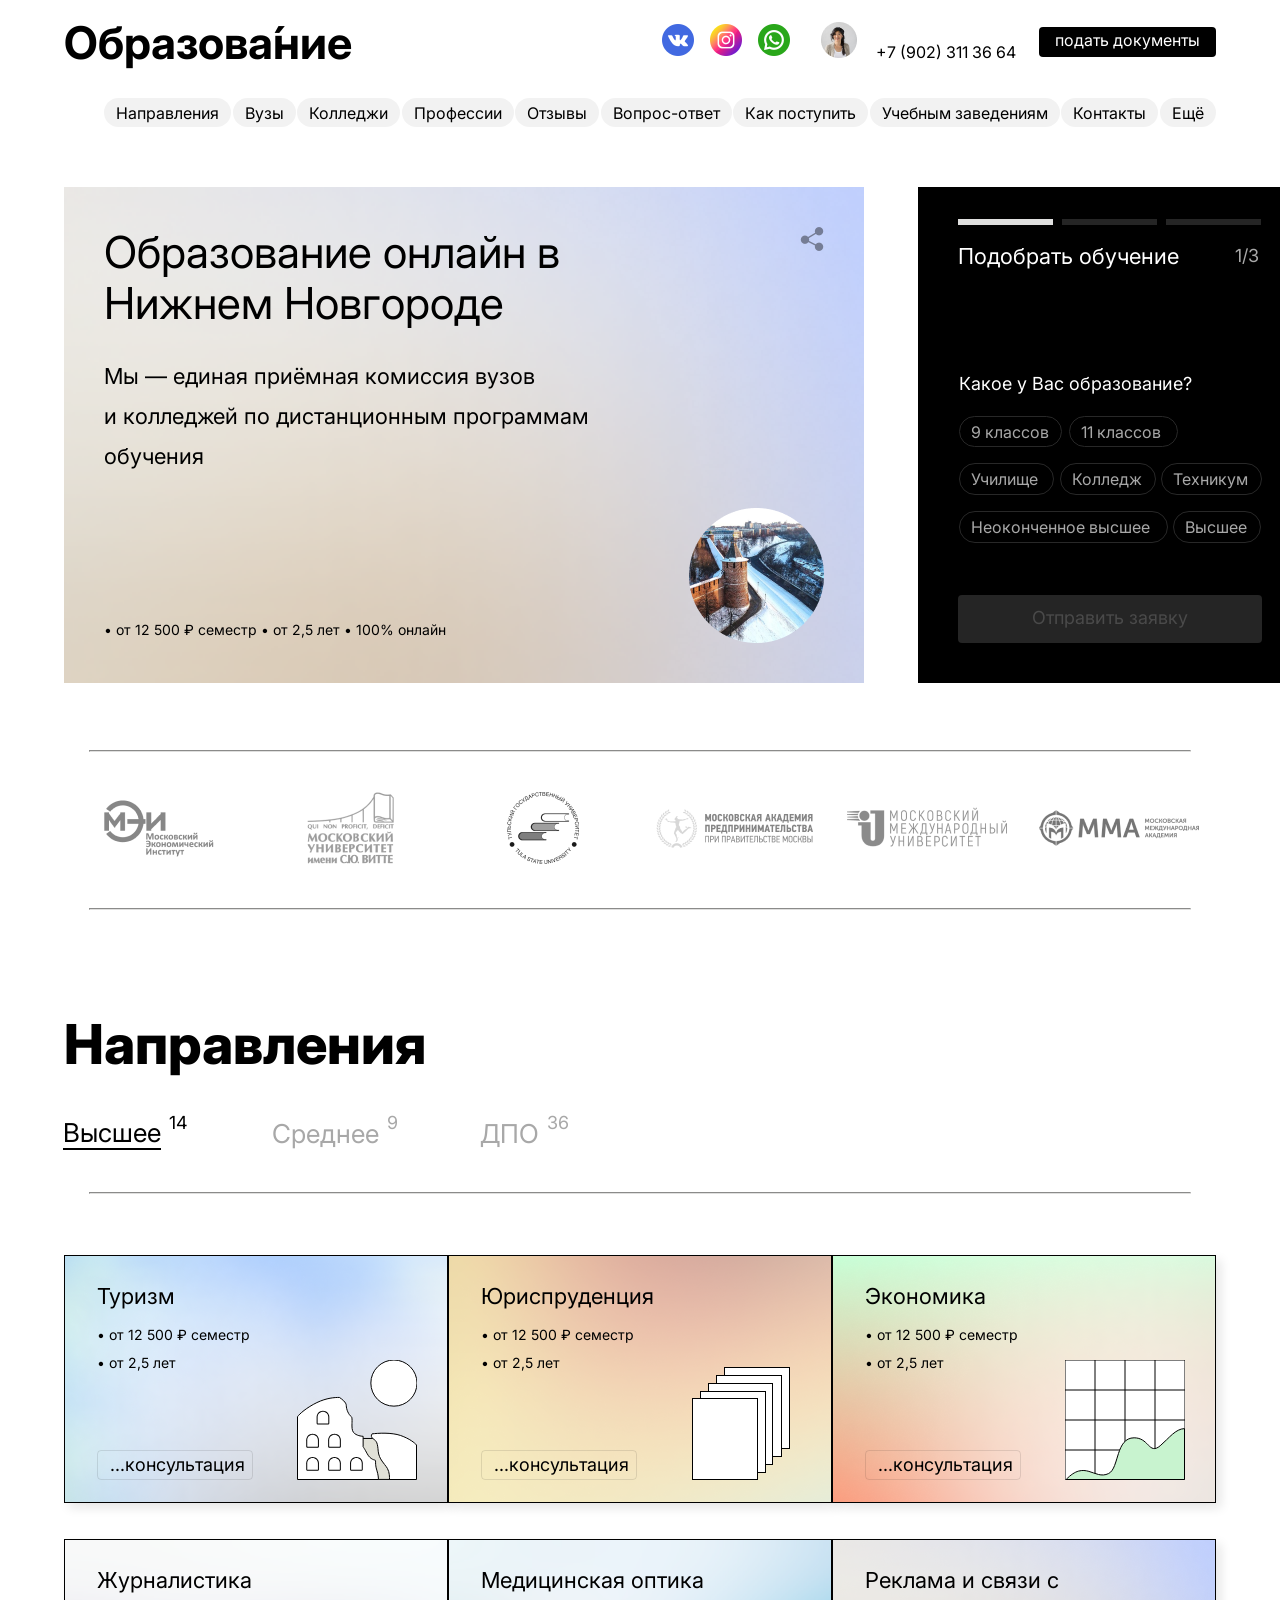
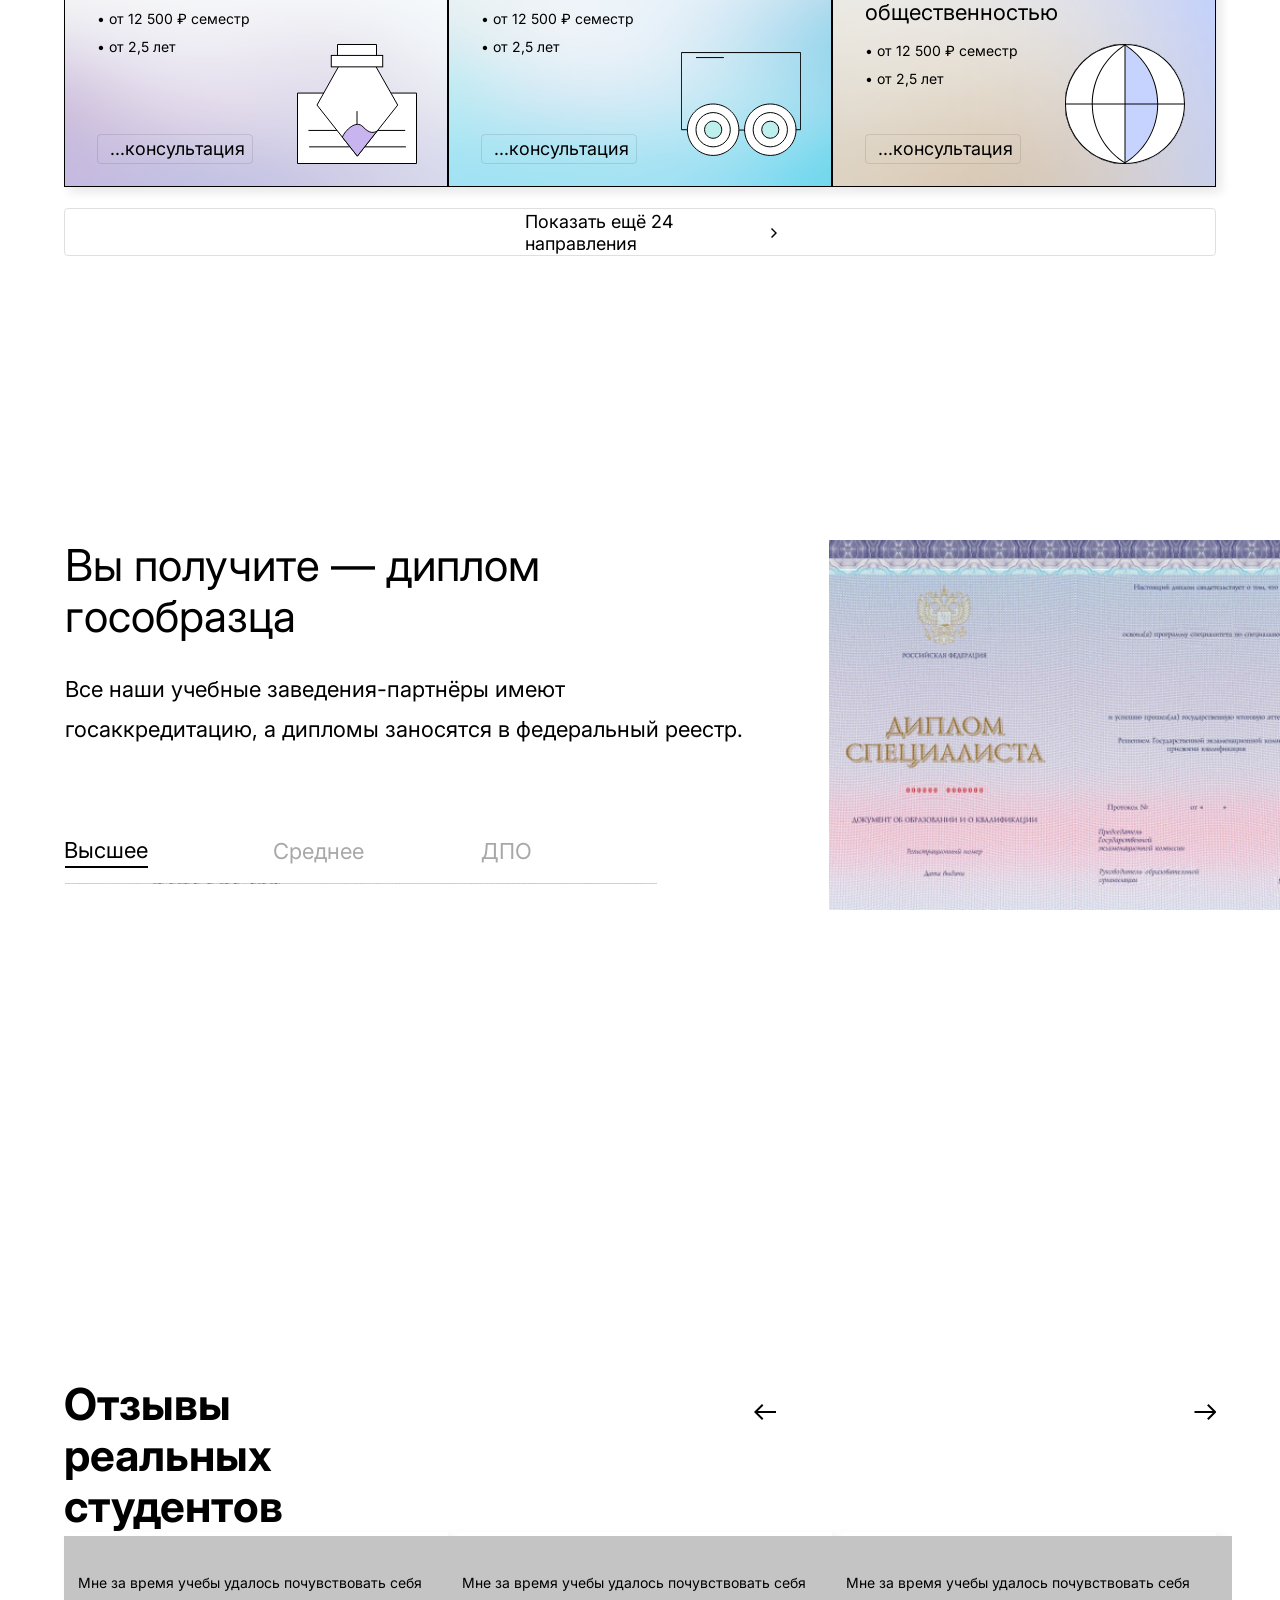
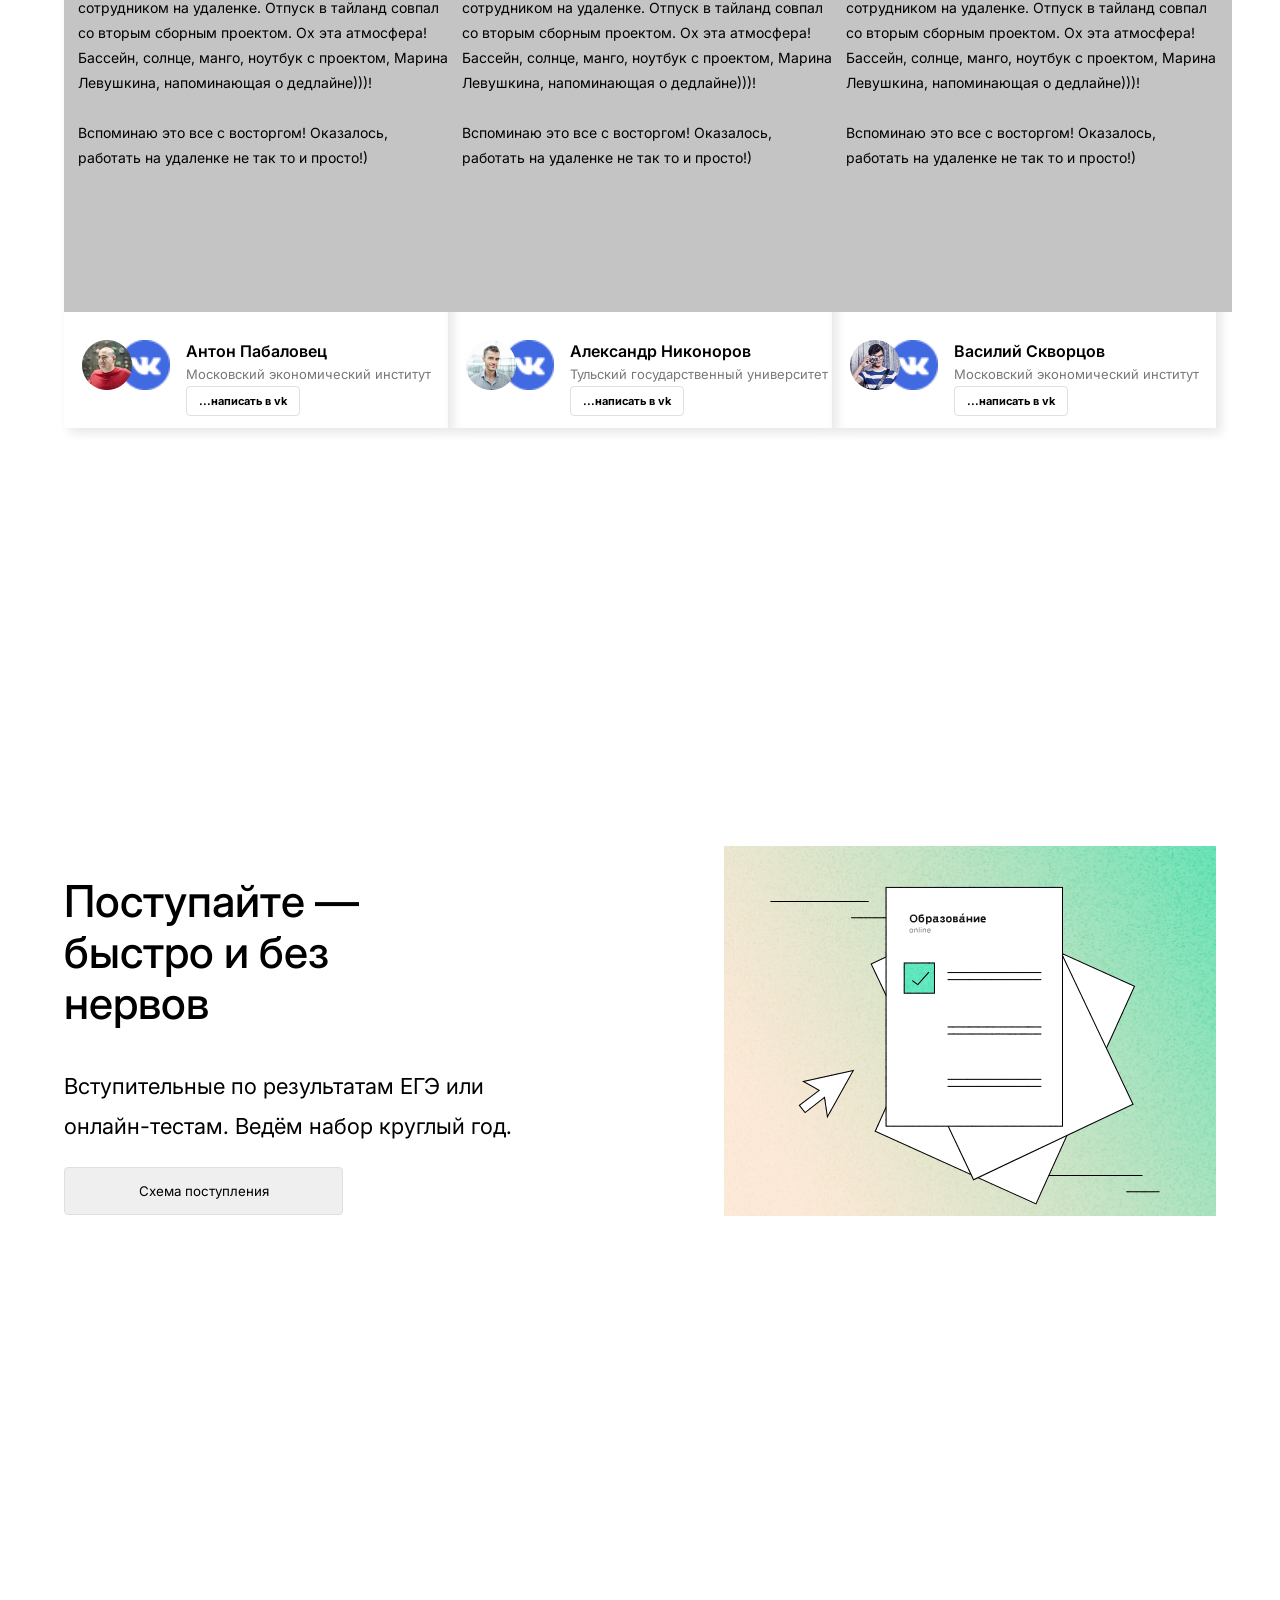
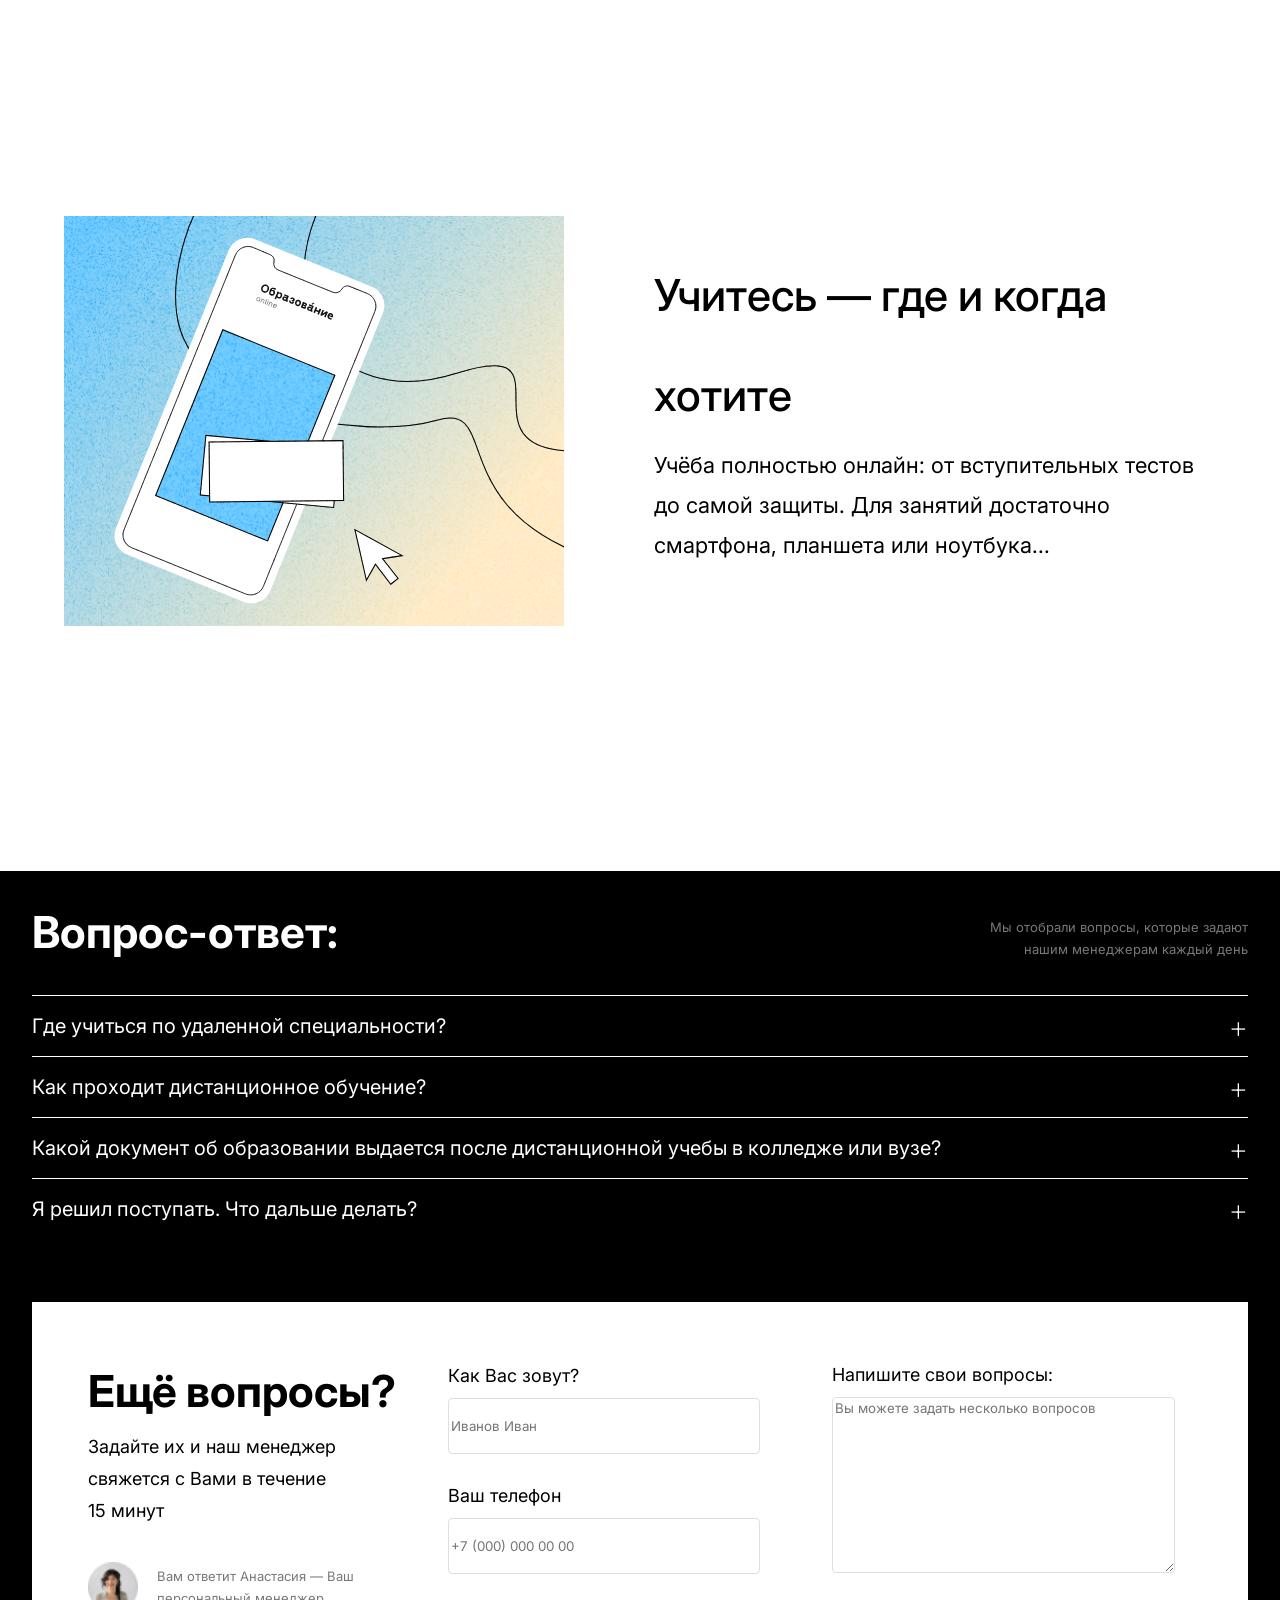
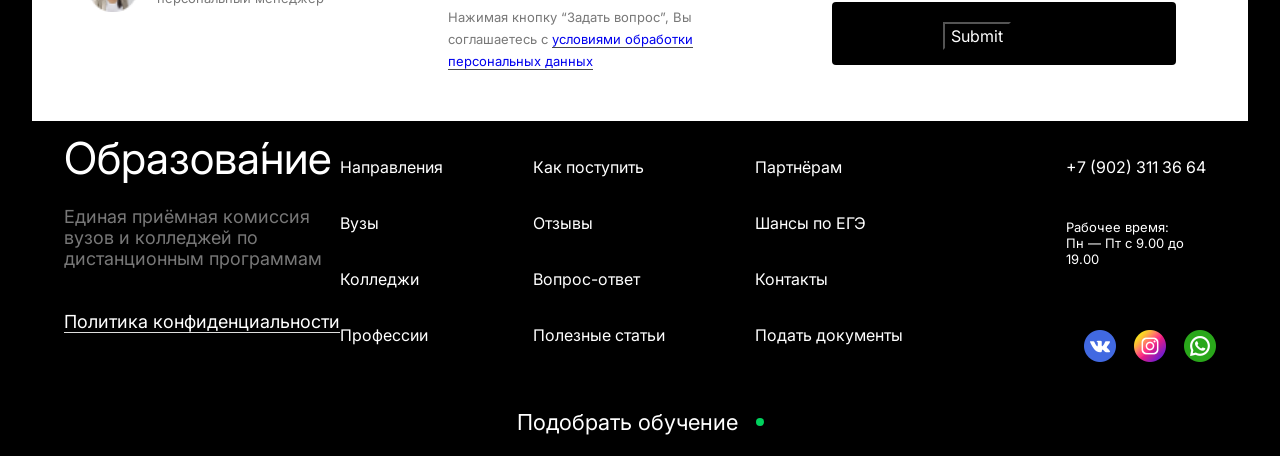
<file: index.html>
<!DOCTYPE html>
<html lang="en">
<head>
  <meta charset="UTF-8">
  <meta http-equiv="X-UA-Compatible" content="IE=edge">
  <meta name="viewport" content="width=device-width, initial-scale=1.0">
  <title>Home page</title>
  <link rel="stylesheet" href="assets/css/figmastyle.css">
  <link rel="stylesheet" href="assets/css/style2.css">
  <link rel="stylesheet" href="assets/css/footer1.css">
  <link rel="stylesheet" href="assets/css/cards.css">
</head>
<body>
  <div class="container">
    <header class="header">
      <div class="header-list">
        <a href="#" class="logo nav-link">
          <span>Образова́ние</span>
        </a>
        <nav>
          <ul class="navbar">
            <li class="nav-item"><a href="#" class="nav-link"><img src="assets/icons/vk.png" alt=""></a></li>
            <li class="nav-item"><a href="#" class="nav-link"><img src="assets/icons/instagram.png" alt=""></a></li>
            <li class="nav-item"><a href="#" class="nav-link"><img src="assets/icons/whatsapp.png" alt=""></a></li>
            <li class="nav-item avatar">
              <a href="#" class="nav-link" id="avatar">
                <img src="assets/avatar/Ellipse 233.png" alt="">
              </a>
              <label class="av-la" for="avatar">+7 (902) 311 36 64</label>
            </li>
            <li class="nav-item btn"><a href="#" class="nav-link  nav-btn">подать документы</a></li>
          </ul>
        </nav>
      </div>
      <div class="menu">
        <ul class="menu-list">
          <li class="menu-item"><a class="a-link" href="#">Направления</a> </li>
          <li class="menu-item"><a class="a-link" href="#">Вузы</a> </li>
          <li class="menu-item"><a class="a-link" href="#">Колледжи</a> </li>
          <li class="menu-item"><a class="a-link" href="#">Профессии</a> </li>
          <li class="menu-item"><a class="a-link" href="#">Отзывы</a> </li>
          <li class="menu-item"><a class="a-link" href="#">Вопрос-ответ</a> </li>
          <li class="menu-item"><a class="a-link" href="#">Как поступить</a> </li>
          <li class="menu-item"><a class="a-link" href="#">Учебным заведениям</a> </li>
          <li class="menu-item"><a class="a-link" href="#">Контакты</a> </li>
          <li class="menu-item"><a class="a-link" href="#">Ещё</a> </li>
        </ul>
      </div>
    </header>
    <br><br>
    <div>
      <div class="ggorod">
        <div class="frame1216-frame1216">
          <div class="frame1216-frame">
            <img
              src="assets/images/img2.png"
              alt="Group1845I514"
              class="frame1216-group1845"
            />
          </div>
          <img
            src="assets/images/реклама и связи с общественностью.png"
            alt="noiseI514"
            class="frame1216-noise"
          />
          <div class="frame1216-frame243">
            <div class="frame1216-frame244">
              <span class="frame1216-text title01|55|PC">
                <span>
                  Образование
                  онлайн в Нижнем
                  Новгороде
                </span>
              </span>
              <span class="frame1216-text07 text02|22Reg|PC">
                <span>
                  <span>Мы — единая приёмная комиссия вузов</span>
                  <br />
                  <span>и колледжей по дистанционным программам обучения</span>
                </span>
              </span>
            </div>
            <img
              src="assets/icons/sharefill24.png"
              alt="basicshareI514"
              class="frame1216-basicshare"
            />
            <span class="frame1216-text12 caption01|14Reg|PC">
              <span>• от 12 500 ₽ семестр • от 2,5 лет • 100% онлайн</span>
            </span>
            <div class="frame1216-frame1">
              <img
                src="assets/images/img2.png"
                alt="Ellipse262I514"
                class="frame1216-ellipse262"
              />
            </div>
          </div>
        </div>
        <div class="frame1-frame1">
          <div class="frame1-frame208">
            <div class="frame1-frame265">
              <span class="frame1-text caption03|18Semi|PC">
                <span>Какое у Вас образование?</span>
              </span>
              <div class="frame1-frame43">
                <a href="#" class="frame1-text02 caption02|16Semi|PC">
                  <span>9 классов</span>
                </a>
              </div>
              <div class="frame1-frame44">
                <a href="#" class="frame1-text02 caption02|16Semi|PC">
                  <span>11 классов</span>
                </a>
              </div>
              <div class="frame1-frame45">
                <a href="#" class="frame1-text02 caption02|16Semi|PC">
                  <span>Училище</span>
                </a>
              </div>
              <div class="frame1-frame46">
                <a href="#" class="frame1-text02 caption02|16Semi|PC">
                  <span>Колледж</span>
                </a>
              </div>
              <div class="frame1-frame49">
                <a href="#" class="frame1-text02 caption02|16Semi|PC">
                  <span>Техникум</span>
                </a>
              </div>
              <div class="frame1-frame51">
                <a href="#" class="frame1-text02 caption02|16Semi|PC">
                  <span>Высшее</span>
                </a>
              </div>
              <div class="frame1-frame48">
                <a href="#" class="frame1-text02 caption02|16Semi|PC">
                  <span>Неоконченное высшее</span>
                </a>
              </div>
            </div>
            <div class="frame1-frame266">
              <span class="frame1-text16 descriptor01|13|PC"><span>1/3</span></span>
              <span class="frame1-text18 text02|22Semi|PC">
                <span>Подобрать обучение</span>
              </span>
            </div>
            <div class="frame1-blackbiglabel">
              <a href="#" class="frame1-text20 ">
                <span class="frame1-text2016">Отправить заявку</span>
              </a>
            </div>
            <button type="button"  class="frame1-rectangle733" ></button>
            <button type="button"    class="frame1-rectangle734"></button>
            <button type="button"    class="frame1-rectangle735"></button>
          </div>
        </div>
      </div>
    </div>
    <br><br>
    <hr class="hr">
    <div class="row">
      <div class="column">
        <img src="assets/images/Rectangle 386.png" alt="">
      </div>
      <div class="column">
        <img src="assets/images/Rectangle 387.png" alt="">
      </div>
      <div class="column">
        <img src="assets/images/Rectangle 388.png" alt="">
      </div>
      <div class="column">
        <img src="assets/images/Rectangle 389.png" alt="">
      </div>
      <div class="column">
        <img src="assets/images/Rectangle 390.png" alt="">
      </div>
      <div class="column">
        <img src="assets/images/Rectangle 391.png" alt="">
      </div>
    </div>
    <hr class="hr">
    <br><br>
    <div>
      <h1 class="naprav">Направления</h1>
      <div class="frame-frame222">
        <div class="frame-itemsactive">
          <span class="frame-textw caption05|26Semi|PC"><span>Высшее</span></span>
          <span class="frame-text22 caption01|14Semi|PC"><span>14</span></span>
        </div>
        <div class="frame-itemsnoactive">
          <span class="frame-text44 caption05|26Reg|PC"><span>ДПО</span></span>
          <span class="frame-text66 caption01|14Semi|PC"><span>36</span></span>
        </div>
        <div class="frame-itemsnoactive1">
          <span class="frame-text88 caption05|26Reg|PC">
            <span>Среднее</span>
          </span>
          <span class="frame-text1010 caption01|14Semi|PC">9</span>
        </div>
      </div>
      <hr class="hr">
      <!-- ///// -->
      <div class="row-list">
        <div class="jobs-container">
          <div class="jobs-features">
            <div class="jobs-container1">
              <div class="feature-card1-feature-card feature-card1-root-class-name">
                <div class="frame-frame">
                  <div class="frame-frame1">
                    <img
                      src="assets/images/туризм.png"
                      alt="IMAGEI514"
                      class="frame-i-m-a-g-e"
                    />
                  </div>
                  <div class="frame-frame140">
                    <span class="frame-text caption04|22Semi|PC">
                      <span>Туризм</span>
                    </span>
                    <span class="frame-text2 caption01|14Reg|PC">
                      <span>
                        <span>• от 12 500 ₽ семестр</span>
                        <br />
                        <span>• от 2,5 лет</span>
                      </span>
                    </span>
                  </div>
                  <div class="frame-strokesmalliconlabel">            
                    <a href="#" class="frame-text7 button01|11Caps|PC" >...консультация</a>
                  </div>
                  <div class="frame-frame2">
                    <img
                      src="assets/icons/SVGsvgI514-i7l.svg"
                      alt="Vector85I514"
                      class="frame-vector85-img"
                    />
                  </div>
                </div>
              </div>
              <div class="feature-card1-feature-card feature-card1-root-class-name1">
                <div class="frame-frame">
                  <div class="frame-frame1">
                    <img
                      src="assets/images/юриспруденция.png"
                      alt="IMAGEI514"
                      class="frame-i-m-a-g-e"
                    />
                  </div>
                  <div class="frame-frame140">
                    <span class="frame-text caption04|22Semi|PC">
                      <span>Юриспруденция</span>
                    </span>
                    <span class="frame-text2 caption01|14Reg|PC">
                      <span>
                        <span>• от 12 500 ₽ семестр</span>
                        <br />
                        <span>• от 2,5 лет</span>
                      </span>
                    </span>
                  </div>
                  <div class="frame-strokesmalliconlabel">            
                    <a href="#" class="frame-text7 button01|11Caps|PC" >...консультация</a>
                  </div>
                  <div class="frame-frame2">
                    <div class="frame-rectangle634"></div>
                    <div
                    class="frame-rectangle633"></div>
                    <div
                    class="frame-rectangle631"></div>
                    <div
                    class="frame-rectangle635"></div>
                    <div
                      class="frame-rectangle632"></div>
                  </div>
                </div>
              </div>
              <div class="feature-card1-feature-card feature-card1-root-class-name2">
                <div class="frame-frame">
                  <div class="frame-frame1">
                    <img
                      src="assets/images/экономика.png"
                      alt="IMAGEI514"
                      class="frame-i-m-a-g-e"
                    />
                  </div>
                  <div class="frame-frame140">
                    <span class="frame-text caption04|22Semi|PC">
                      <span>Экономика</span>
                    </span>
                    <span class="frame-text2 caption01|14Reg|PC">
                      <span>
                        <span>• от 12 500 ₽ семестр</span>
                        <br />
                        <span>• от 2,5 лет</span>
                      </span>
                    </span>
                  </div>
                  <div class="frame-strokesmalliconlabel">
                    <a href="#" class="frame-text7 button01|11Caps|PC" >...консультация</a>
                  </div>
                  <div class="frame-frame2">
                    <img
                      src="assets/icons/SVGsvgI514-v0r8.svg"
                      alt="Vector85I514"
                      class="frame-vector85-img"
                    />
                  </div>
                </div>
              </div>
              <div class="feature-card1-feature-card feature-card1-root-class-name3">
                <div class="frame-frame">
                  <div class="frame-frame1">
                    <img
                      src="assets/images/Журналистика.png"
                      alt="IMAGEI514"
                      class="frame-i-m-a-g-e"
                    />
                  </div>
                  <div class="frame-frame140">
                    <span class="frame-text caption04|22Semi|PC">
                      <span>Журналистика</span>
                    </span>
                    <span class="frame-text2 caption01|14Reg|PC">
                      <span>
                        <span>• от 12 500 ₽ семестр</span>
                        <br />
                        <span>• от 2,5 лет</span>
                      </span>
                    </span>
                  </div>
                  <div class="frame-strokesmalliconlabel">            
                    <a href="#" class="frame-text7 button01|11Caps|PC" >...консультация</a>
                  </div>
                  <div class="frame-frame2">
                    <img
                      src="assets/icons/SVGsvgI514-kzpc.svg"
                      alt="Vector85I514"
                      class="frame-vector85-img"
                    />
                  </div>
                </div>
              </div>
              <div class="feature-card1-feature-card feature-card1-root-class-name7">
                <div class="frame-frame">
                  <div class="frame-frame1">
                    <img
                      src="assets/images/Медицинская оптика.png"
                      alt="IMAGEI514"
                      class="frame-i-m-a-g-e"
                    />
                  </div>
                  <div class="frame-frame140">
                    <span class="frame-text caption04|22Semi|PC">
                      <span>Медицинская оптика</span>
                    </span>
                    <span class="frame-text2 caption01|14Reg|PC">
                      <span>
                        <span>• от 12 500 ₽ семестр</span>
                        <br />
                        <span>• от 2,5 лет</span>
                      </span>
                    </span>
                  </div>
                  <div class="frame-strokesmalliconlabel">            
                    <a href="#" class="frame-text7 button01|11Caps|PC" >...консультация</a>
                  </div>
                  <div class="frame-frame2">
                    <img
                      src="assets/icons/SVGsvgI514-f3hf.svg"
                      alt="Vector85I514"
                      class="frame-vector85-img"
                    />
                  </div>
                </div>
              </div>
              <div class="feature-card1-feature-card feature-card1-root-class-name6">
                <div class="frame-frame">
                  <div class="frame-frame1">
                    <img
                      src="assets/images/реклама и связи с общественностью.png"
                      alt="IMAGEI514"
                      class="frame-i-m-a-g-e"
                    />
                  </div>
                  <div class="frame-frame140">
                    <span class="frame-text caption04|22Semi|PC">
                      <span>Реклама и связи 
                        с общественностью</span>
                    </span>
                    <span class="frame-text2 caption01|14Reg|PC">
                      <span>
                        <span>• от 12 500 ₽ семестр</span>
                        <br />
                        <span>• от 2,5 лет</span>
                      </span>
                    </span>
                  </div>
                  <div class="frame-strokesmalliconlabel">            
                    <a href="#" class="frame-text7 button01|11Caps|PC" >...консультация</a>
                  </div>
                  <div class="frame-frame2">
                    <img
                      src="assets/icons/SVGsvgI514-q23.svg"
                      alt="Vector85I514"
                      class="frame-vector85-img"
                    />
                  </div>
                </div>
              </div>
            </div>
          </div>
          <br>
          <div class="botton-strokebiglabelicon">
            <div class="botton-frame203">
              <a href="#" class="botton-text button01|11Caps|PC">
                <span>Показать ещё 24 направления
                </span>
                  <img
                  alt="SVG10x10chevronrightI514"
                  src="assets/icons/SVG10x10chevronrightI514-jb88.svg"
                  class="botton-s-v-g10x10chevronright"
                  />
              </a>
            </div>
          </div>
        </div>
      </div>
    </div>
    <br>
    <!-- //////////////////// -->
    <div class="frame1216-frame111">
      <div class="frame1216-frame242">
        <span class="frame1216-text title02|44|PC">
          <span>Вы получите — диплом гособразца</span>
        </span>
        <span class="frame1216-text02 text02|22Reg|PC">
            Все наши учебные заведения-партнёры
            имеют госаккредитацию, а дипломы заносятся
            в федеральный реестр.
        </span>
      </div>
      <img
        src="assets/images/diplom.png"
        alt="image3I514"
        class="frame1216-image3"
      />
      <div class="frame1216-frame">
        <img
          src="assets/images/diplom.png"
          alt="Rectangle657I514"
          class="frame1216-rectangle657"
        />
        <div class="frame1216-itemsactive">
          <span class="frame1216-text09 caption04|22Semi|PC">
            <span>Высшее</span>
          </span>
        </div>
        <div class="frame1216-itemsnoactive">
          <span class="frame1216-text11 caption04|22Reg|PC">
            <span>ДПО</span>
          </span>
        </div>
        <div class="frame1216-itemsnoactive1">
          <span class="frame1216-text13 caption04|22Reg|PC">
            <span>Среднее</span>
          </span>
        </div>
        <hr class="hr">
      </div>
    </div>
    <!-- ///// -->
    <div class="cards-container">
      <div class="cards-features">
        <div class="arrow">
          <h1 class="cards-text">Отзывы реальных 
            студентов</h1>
          <div class="sliderarrow-sliderarrow">
            <img
              src="assets/icons/basicarrowI514-ccho.svg"
              alt="basicarrowI514"
              class="sliderarrow-basicarrow"
            />
            <img
              src="assets/icons/basicarrowI514-86o.svg"
              alt="basicarrowI514"
              class="sliderarrow-basicarrow1"
            />
          </div>
        </div>
          
        <div class="cards-container1">
          <div class="feature-card11-feature-card feature-card11-root-class-name">
            <div class="horizontal-horizontal">
              <div class="horizontal-horizontalinfo">
                <div class="horizontal-frame175">
                  <div class="horizontal-socialvk">
                    <img
                      alt="Ellipse264I514"
                      src="assets/icons/vk.png"
                      class="horizontal-ellipse264"
                    />
                  </div>
                  <div class="horizontal-avatarbig2">
                    <img
                      alt="Ellipse234I514"
                      src="assets/avatar/Ellipse 234.png"
                      class="horizontal-ellipse234"
                    />
                  </div>
                </div>
                <div class="horizontal-frame176">
                  <span class="horizontal-text caption02|16Semi|PC">
                    Антон Пабаловец
                  </span>
                  <span class="horizontal-text01 descriptor01|13|PC">
                    <span>Московский экономический институт</span>
                  </span>
                  <div class="horizontal-strokesmalliconlabel">
                    <a href="#" class="horizontal-text03 button01|11Caps|PC">
                      <span>...написать в vk</span>
                    </a>
                  </div>
                </div>
              </div>
              <div class="horizontal-horizontalreview">
                <div class="horizontal-mask-group">
                  <span class="horizontal-text05 text01|18Reg|PC">
                    <span>
                      <span>
                        Мне за время учебы удалось почувствовать себя сотрудником на
                        удаленке. Отпуск в тайланд совпал со вторым сборным проектом. Ох
                        эта атмосфера! Бассейн, солнце, манго, ноутбук с проектом,
                        Марина Левушкина, напоминающая о дедлайне)))!
                      </span>
                      <br />
                      <span></span>
                      <br />
                      <span>
                        Вспоминаю это все с восторгом! Оказалось, работать на удаленке
                        не так то и просто!)
                      </span>
                    </span>
                  </span>
                </div>
              </div>
            </div>
          </div>
          <div
            class="feature-card11-feature-card feature-card11-root-class-name1"
          >
            <div class="horizontal-horizontal">
              <div class="horizontal-horizontalinfo">
                <div class="horizontal-frame175">
                  <div class="horizontal-socialvk">
                    <img
                      alt="Ellipse264I514"
                      src="assets/icons/vk.png"
                      class="horizontal-ellipse264"
                    />
                  </div>
                  <div class="horizontal-avatarbig2">
                    <img
                      alt="Ellipse234I514"
                      src="assets/avatar/Ellipse 235.png"
                      class="horizontal-ellipse234"
                    />
                  </div>
                </div>
                <div class="horizontal-frame176">
                  <span class="horizontal-text caption02|16Semi|PC">
                    Александр Никоноров
                  </span>
                  <span class="horizontal-text01 descriptor01|13|PC">
                    <span>Тульский государственный университет</span>
                  </span>
                  <div class="horizontal-strokesmalliconlabel">
                    <a href="#" class="horizontal-text03 button01|11Caps|PC">
                      <span>...написать в vk</span>
                    </a>
                  </div>
                </div>
              </div>
              <div class="horizontal-horizontalreview">
                <div class="horizontal-mask-group">
                  <span class="horizontal-text05 text01|18Reg|PC">
                    <span>
                      <span>
                        Мне за время учебы удалось почувствовать себя сотрудником на
                        удаленке. Отпуск в тайланд совпал со вторым сборным проектом. Ох
                        эта атмосфера! Бассейн, солнце, манго, ноутбук с проектом,
                        Марина Левушкина, напоминающая о дедлайне)))!
                      </span>
                      <br />
                      <span></span>
                      <br />
                      <span>
                        Вспоминаю это все с восторгом! Оказалось, работать на удаленке
                        не так то и просто!)
                      </span>
                    </span>
                  </span>
                </div>
              </div>
            </div>
          </div>
          <div
            class="feature-card11-feature-card feature-card11-root-class-name2"
          >
            <div class="horizontal-horizontal">
              <div class="horizontal-horizontalinfo">
                <div class="horizontal-frame175">
                  <div class="horizontal-socialvk">
                    <img
                      alt="Ellipse264I514"
                      src="assets/icons/vk.png"
                      class="horizontal-ellipse264"
                    />
                  </div>
                  <div class="horizontal-avatarbig2">
                    <img
                      alt="Ellipse234I514"
                      src="assets/avatar/Ellipse 236.png"
                      class="horizontal-ellipse234"
                    />
                  </div>
                </div>
                <div class="horizontal-frame176">
                  <span class="horizontal-text caption02|16Semi|PC">
                    Василий Скворцов
                  </span>
                  <span class="horizontal-text01 descriptor01|13|PC">
                    <span>Московский экономический институт</span>
                  </span>
                  <div class="horizontal-strokesmalliconlabel">
                    <a href="#" class="horizontal-text03 button01|11Caps|PC">
                      <span>...написать в vk</span>
                    </a>
                  </div>
                </div>
              </div>
              <div class="horizontal-horizontalreview">
                <div class="horizontal-mask-group">
                  <span class="horizontal-text05 text01|18Reg|PC">
                    <span>
                      <span>
                        Мне за время учебы удалось почувствовать себя сотрудником на
                        удаленке. Отпуск в тайланд совпал со вторым сборным проектом. Ох
                        эта атмосфера! Бассейн, солнце, манго, ноутбук с проектом,
                        Марина Левушкина, напоминающая о дедлайне)))!
                      </span>
                      <br />
                      <span></span>
                      <br />
                      <span>
                        Вспоминаю это все с восторгом! Оказалось, работать на удаленке
                        не так то и просто!)
                      </span>
                    </span>
                  </span>
                </div>
              </div>
            </div>
          </div>
        </div>
      </div>
    </div>
    
<!-- //////// -->
<br>  
    <div class="cards-img-container">
      <div class="cards-img-hero">
        <div class="cards-img-container1">
          <h1 class="cards-img-text">
            <span>Поступайте —</span>
            <br />
            <span>быстро и без</span>
            <br />
            <span>нервов</span>
          </h1>
          <span class="cards-img-text06">
            <span>Вступительные по результатам ЕГЭ или</span>
            <br />
            <span>онлайн-тестам. Ведём набор круглый год.</span>
          </span>
          <br>
          <div class="cards-img-btn-group">
            <button class="cards-img-button button">Схема поступления</button>
          </div>
        </div>
        <img
          alt="image"
          src="assets/icons/SVGsvgI514-3rj.svg"
          class="cards-img-image"
        />
      </div>
    </div>
    <!-- ^^^^^^^^^ -->
    <div class="cards-img2-container">
      <div class="cards-img2-blog">
        <div class="cards-img2-container1">
          <div
            class="blog-post-card3-blog-post-card blog-post-card3-root-class-name1"
            >
            <img
              alt="image"
              src="assets/icons/SVGsvgI514-1d7.svg"
              class="blog-post-card3-image"
            />
            <div class="blog-post-card3-container">
              <h1 class="blog-post-card3-text">
                <span>Учитесь — где и когда хотите</span>
              </h1>
              <div class="blog-post-card3-container1">
                <span class="blog-post-card3-text1">
                  <span>
                    Учёба полностью онлайн: от вступительных
                    тестов до самой защиты. Для занятий достаточно смартфона, планшета
                    или ноутбука...
                  </span>
                </span>
              </div>
            </div>
          </div>
        </div>
      </div>
    </div>

<!-- ////// -->
  </div>
  <footer class="footer1-footer">
    <link rel="stylesheet" href="assets/css/dropdown.css">
    <section>
      <div class="dropdown">
        <h1>Вопрос-ответ:</h1>
        <span class="span">Мы отобрали вопросы, которые задают нашим менеджерам каждый день </span>
      </div>
      <details>
        <summary>Где учиться по удаленной специальности?</summary>
        <p>Lorem ipsum dolor sit amet, consectetur adipisicing elit. Voluptate corporis, eligendi qui, sapiente autem aperiam, distinctio eum officiis vero unde accusamus consequatur similique voluptatum molestiae libero ex vel aliquid praesentium blanditiis? Fugit ad eos numquam distinctio consequatur deserunt accusantium voluptatum magnam modi laborum. Molestiae ullam commodi perspiciatis autem similique laboriosam!</p>
      </details>
      <details>
        <summary>Как проходит дистанционное обучение?</summary>
        <p>Lorem ipsum dolor sit amet, consectetur adipisicing elit. Voluptate corporis, eligendi qui, sapiente autem aperiam, distinctio eum officiis vero unde accusamus consequatur similique voluptatum molestiae libero ex vel aliquid praesentium blanditiis? Fugit ad eos numquam distinctio consequatur deserunt accusantium voluptatum magnam modi laborum. Molestiae ullam commodi perspiciatis autem similique laboriosam!</p>
      </details>
      <details>
        <summary>Какой документ об образовании выдается после дистанционной учебы 
          в колледже или вузе?</summary>
        <p>Lorem ipsum dolor sit amet, consectetur adipisicing elit. Voluptate corporis, eligendi qui, sapiente autem aperiam, distinctio eum officiis vero unde accusamus consequatur similique voluptatum molestiae libero ex vel aliquid praesentium blanditiis? Fugit ad eos numquam distinctio consequatur deserunt accusantium voluptatum magnam modi laborum. Molestiae ullam commodi perspiciatis autem similique laboriosam!</p>
      </details>
      <details>
        <summary>Я решил поступать. Что дальше делать?</summary>
        <p>Lorem ipsum dolor sit amet, consectetur adipisicing elit. Voluptate corporis, eligendi qui, sapiente autem aperiam, distinctio eum officiis vero unde accusamus consequatur similique voluptatum molestiae libero ex vel aliquid praesentium blanditiis? Fugit ad eos numquam distinctio consequatur deserunt accusantium voluptatum magnam modi laborum. Molestiae ullam commodi perspiciatis autem similique laboriosam!</p>
      </details>
    </section>
    <br><br><br>
    <!-- //// -->
    <div class="contact-uc-frame1216">
      <div class="contact-uc-frame153">
        <span class="contact-uc-text title02|44|PC">
          Ещё вопросы?
        </span>
        <span class="contact-uc-text05 text01|18Reg|PC">
          Задайте их и наш менеджер свяжется с Вами в течение <br> 15 минут
        </span>
        <br>
        <div class="contact-uc-frame152">
          <div class="contact-uc-avatarbig1">
            <img
              src="assets/avatar/Ellipse 233.png"
              alt="Ellipse234I514"
              class="contact-uc-ellipse234"
            />
          </div>
          <a href="#" class="contact-uc-text10 descriptor01|13|PC">Вам ответит Анастасия — Ваш персональный менеджер</a>
        </div>
      </div>
      <form action="#" enctype="multipart/form-data" method="post">
        <div class="contact-uc-whitelabelinput">

            <span class="contact-uc-text12 caption02|16Reg|PC">
              <span>Как Вас зовут?</span>
            </span>
            <div class="contact-uc-component8">
              <input type="text" class="contact-uc-rectangle568" placeholder="Иванов Иван">
            </div>
        </div>
        <div class="contact-uc-whitelabelinput1">
          <span class="contact-uc-text16 caption02|16Reg|PC">
            <span>Ваш телефон</span>
          </span>
          <div class="contact-uc-component81">
            <input type="text" class="contact-uc-rectangle5681" placeholder="+7 (000) 000 00 00">
          </div>
        </div>
        <div class="contact-uc-frame154">
          <div class="contact-uc-whiteinput">
            <textarea name="" id="" cols="30" rows="10" 
            placeholder="Вы можете задать несколько вопросов"class="contact-uc-text21"></textarea>
          </div>
          <span class="contact-uc-text26 caption02|16Reg|PC">
            <span>Напишите свои вопросы:</span>
          </span>
        </div>
        <div class="contact-uc-frame155">
          <div class="contact-uc-group169">
            <span class="contact-uc-text28 descriptor01|13|PC">
              <span>
                Нажимая кнопку “Задать вопрос”, Вы соглашаетесь с <a href="#" class="borderlabel">условиями
                  обработки персональных данных</a> 
              </span>
            </span>
          </div>
        </div>
        <div class="contact-uc-blackbiglabel">
          <input type="submit" class="contact-uc-text30">Задать вопрос</input>
        </div>
      </form>
    </div>
    <!-- ////////// -->
    <div class="footer1-container1">
      <div class="footer1-container2">
        <div class="footer1-container3">
          <div class="footer1-container4">
            <div class="footer1-logo">
              <span class="footer1-image">
                Образова́ние
              </span>
              <br>
              <span class="footer1-text">
                Единая приёмная комиссия 
                <br>  вузов и колледжей по 
                <br> дистанционным программам
              </span>
            </div>
          </div>
        </div>
        <br><br>
        <span class="footer1-text06">
          Политика конфиденциальности
        </span>
      </div>
      <div class="footer1-links-container">
        <div class="footer1-container5">
          <div class="footer1-product-container">
            <a href="#" class="footer1-text1">Направления</a>
            <a href="#" class="footer1-text1">Вузы</a>
            <a href="#" class="footer1-text1">Колледжи</a>
            <a href="#" class="footer1-text1">Профессии</a>
          </div>
          <div class="footer1-company-container">
            <a href="#" class="footer1-text1">Как поступить</a>
            <a href="#" class="footer1-text1">Отзывы</a>
            <a href="#" class="footer1-text1">Вопрос-ответ</a>
            <a href="#" class="footer1-text1">Полезные статьи</a>
          </div>
          <div class="footer1-company-container3">
            <a href="#" class="footer1-text1">Партнёрам</a>
            <a href="#" class="footer1-text1">Шансы по ЕГЭ</a>
            <a href="#" class="footer1-text1">Контакты</a>
            <a href="#" class="footer1-text1">Подать документы</a>
          </div>
        </div>
        <div class="footer1-container6">
          <div class="footer1-contact">
            <span class="footer1-text23">+7 (902) 311 36 64</span>
            <br><br>
            <span class="footer1-text24">Рабочее время: 
              <br> Пн —  Пт с 9.00 до 19.00</span>
          </div>
          <br><br><br>
          <div class="footer1-socials">
            <div class="footer1-icon-group">
              <a href="#"> 
                <img class="footer1-icon" src="assets/icons/vk.png" alt="">
              </a>
              <a href="#"> 
                <img class="footer1-icon" src="assets/icons/instagram.png" alt="">
              </a>
              <a href="#">
                <img class="footer1-icon" src="assets/icons/whatsapp.png" alt="">
              </a>
            </div>
          </div>
        </div>
      </div>
    </div>
    <div class="footer1-separator"></div>
    <br><br>
    <span class="footer1-text26">
      <span>Подобрать обучение </span>
      <span class="circle"></span> 
    </span>
    <br>
  </footer>
</body>
</html>
</file>
<file: assets/css/figmastyle.css>
/* @import url('https://fonts.googleapis.com/css2?family=Inter:wght@200&display=swap'); */
/* @import url('https://fonts.googleapis.com/css2?family=Inter:wght@300&display=swap'); */
@import url('https://fonts.googleapis.com/css2?family=Inter:wght@500&display=swap');
:root{
--dark: #000000;
--text-seriy: #A8A8A8;
--text-seriyy: #787878;
--text-light: #FFFFFF;
--text-seriyyy:#4A4A4A;
--menu-nav: #F2F2F2;
--border-light: #DFDFDE;
--border-dark: #252525;
--bg-commit: #F2F2F2;
--bg-1: linear-gradient(180deg, #F5F5F5 61.47%, rgba(245, 245, 245, 0) 97.2%);
--bg-2: #C4C4C4;
--bg-3: linar-gradient(246.05deg, #6BE4B9 0%, rgba(250, 211, 175, 0.46) 87.07%), #FFFFFF;
--bg-4: linear-gradient(125.24deg, #75CDFF 5.2%, #FFEECD 81.37%), #FFFFFF;
}
* {
    box-sizing: border-box;
    font-family: 'Inter', sans-serif;
    /* background: var(--text-light); */
}
body{
    margin: 0;
  }
  .container{
    /* max-width: 1920px; */
    padding-left: 5%;
    justify-content: space-between;
    padding-right: 5%;
}
.logo
{
  font-size: 45px;
  font-weight: 700;
  color: var(--dark);
}
.a-link{
  color: var(--dark);
  font-size: 16px;
}
.header-list{
    display: flex;
    justify-content: space-between;
    align-items: center;
    margin: 0 auto;
    margin-top: 4px;
}
.navbar{
    display: flex;
    align-items: center;
    list-style-type: none;

}
.nav-item{
    margin-left: 16px;
    font-size: 16px;
    align-items: center;
}
.avatar{
    margin-left: 31px;
}
.av-la{
  width: 147px;
  height: 22px;
  padding: 7px 7px;
  font-weight: 400;
  /* line-height: 22px; */
  
}
a:link {
    text-decoration: none;
}
label{
    margin-left: 8px;
    margin-top: 7px;
    align-items: center;
}
.btn{
    align-items: center;
    width: 177px;
    height: 30px;
    padding: 3px 4px;
    background: var(--dark);
    border-radius: 4px;
    justify-content: space-between;
    text-align: center;
  }
.nav-btn{
  display: inline-block;
    color: var(--text-light);
    display: inline-block;
}
.menu-list{
    display: flex;   
    justify-content: space-between;
    align-items: center;
    list-style-type: none;
}
.menu-item{
    border-radius: 28px;
    background: var(--menu-nav);
    padding: 4px 12px;
}
.column {
    float: left;
    width: 25%;
    padding: 15px;
  }
  /* Clear floats after the columns */
  .row:after {
    content: "";
    display: table;
    clear: both;
  }
  .row-list{
    width: auto;
    
    display: flex;
    left: 32px;
  }
  .ggorod{
    display: flex;
    max-width: 100%;
    justify-content: space-between;
  }
  .frame1216-frame1216 {
    width: 800px;
    height: 496px;
    display: flex;
    overflow: hidden;
    position: relative;
    max-width: 100%;
    box-sizing: border-box;
    align-items: flex-start;
    flex-shrink: 0;
    border-color: transparent;
    margin-right: 0;
    border-radius: 0px 0px 0px 0px;
    margin-bottom: 0;
  }
  .frame1216-frame {
    top: 0px;
    left: 0px;
    width: 800px;
    height: 496px;
    display: flex;
    overflow: hidden;
    position: absolute;
    box-sizing: border-box;
    align-items: flex-start;
    flex-shrink: 0;
    border-color: transparent;
    margin-right: 0;
    border-radius: 0px 0px 0px 0px;
    margin-bottom: 0;
    background-color: rgba(255, 255, 255, 1);
  }
  .frame1216-group1845 {
    top: 0px;
    left: 0px;
    width: 800px;
    height: 496px;
    position: absolute;
    box-sizing: border-box;
    border-color: rgba(0, 0, 0, 1);
    border-style: solid;
    border-width: 1px;
    margin-right: 0;
    margin-bottom: 0;
  }
  .frame1216-noise {
    top: 0px;
    left: 0px;
    width: 800px;
    height: 496px;
    position: absolute;
    box-sizing: border-box;
    border-color: transparent;
    margin-right: 0;
    margin-bottom: 0;
  }
  .frame1216-frame243 {
    top: 40px;
    left: 40px;
    width: 720px;
    height: 416px;
    display: flex;
    overflow: hidden;
    position: absolute;
    box-sizing: border-box;
    align-items: flex-start;
    flex-shrink: 0;
    border-color: transparent;
    margin-right: 0;
    border-radius: 0px 0px 0px 0px;
    margin-bottom: 0;
  }
  .frame1216-frame244 {
    top: 0px;
    left: 0px;
    width: 656px;
    display: flex;
    position: absolute;
    box-sizing: border-box;
    align-items: flex-start;
    flex-shrink: 0;
    border-color: transparent;
    margin-right: 0;
    border-radius: 0px 0px 0px 0px;
    margin-bottom: 0;
    flex-direction: column;
  }
  .frame1216-text {
    color: var(--dark);
    width: 656px;
    height: auto;
    font-size: 55px;
    align-self: auto;
    text-align: left;
    line-height: 60px;
    margin-right: 0;
    margin-bottom: 21px;
  }
  .frame1216-text07 {
    color: var(--dark);
    width: 552px;
    height: auto;
    font-size: 22px;
    align-self: auto;
    text-align: left;
    line-height: 40px;
    margin-right: 0;
    margin-bottom: 0;
  }
  .frame1216-basicshare {
    top: 0px;
    left: 696px;
    width: 24px;
    height: 24px;
    opacity: 0.40;
    position: absolute;
    box-sizing: border-box;
    margin-right: 0;
    margin-bottom: 0;
  }
  .frame1216-text12 {
    top: 389px;
    color: var(--dark);
    height: auto;
    position: absolute;
    align-self: stretch;
    text-align: left;
    line-height: 28px;
    font-size: 14px;
    margin-right: 0;
    margin-bottom: 0;
  }
  .frame1216-frame1 {
    top: 281px;
    left: 585px;
    width: 135px;
    height: 135px;
    display: flex;
    position: absolute;
    box-sizing: border-box;
    align-items: flex-start;
    flex-shrink: 0;
    border-color: transparent;
    margin-right: 0;
    border-radius: 0px 0px 0px 0px;
    margin-bottom: 0;
  }
  .frame1216-ellipse262 {
    top: 0px;
    left: 0px;
    width: 135px;
    height: 135px;
    position: absolute;
    box-sizing: border-box;
    border-color: transparent;
    margin-right: 0;
    margin-bottom: 0;
  }
  .frame1-frame1 {
    width: 384px;
    height: 496px;
    display: flex;
    overflow: hidden;
    position: relative;
    max-width: 384px;
    box-sizing: border-box;
    align-items: flex-start;
    flex-shrink: 0;
    border-color: transparent;
    margin-right: 0;
    margin-left: 3rem;
    border-radius: 0px 0px 0px 0px;
    margin-bottom: 0;
    background-color: rgba(0, 0, 0, 1);
  }
  .frame1-frame208 {
    top: 32px;
    left: 40px;
    width: 304px;
    height: 424px;
    display: flex;
    overflow: hidden;
    position: absolute;
    box-sizing: border-box;
    align-items: flex-start;
    flex-shrink: 0;
    border-color: transparent;
    margin-right: 0;
    border-radius: 0px 0px 0px 0px;
    margin-bottom: 0;
  }
  .frame1-frame265 {
    top: 152px;
    left: 1px;
    width: 302px;
    height: 172px;
    display: flex;
    position: absolute;
    box-sizing: border-box;
    align-items: flex-start;
    flex-shrink: 0;
    border-color: transparent;
    margin-right: 0;
    border-radius: 0px 0px 0px 0px;
    margin-bottom: 0;
    color: var(--text-seriy);

  }
  .frame1-text {
    color: var(--text-light);
    font-size: var(--text-light);
    height: auto;
    position: absolute;
    align-self: auto;
    text-align: left;
    line-height: 26px;
    margin-right: 0;
    margin-bottom: 0;
  }
  .frame1-frame43 {
    top: 45px;
    left: 0px;
    width: 103px;
    height: 31px;
    display: flex;
    padding: 5px 11px;
    position: absolute;
    box-sizing: border-box;
    align-items: center;
    flex-shrink: 0;
    border-color: rgba(40, 40, 40, 1);
    border-style: solid;
    border-width: 1px;
    margin-right: 0;
    border-radius: 40px;
    margin-bottom: 0;
  }
  .frame1-text02 {
    height: auto;
    align-self: auto;
    text-align: left;
    line-height: 22px;
    font-size: 16px;
    margin-right: 0;
    margin-bottom: 0;
    color: var(--text-seriy);
  }
  .frame1-frame44 {
    top: 45px;
    left: 110px;
    width: 109px;
    height: 31px;
    display: flex;
    padding: 5px 11px;
    position: absolute;
    box-sizing: border-box;
    align-items: center;
    flex-shrink: 0;
    border-color: rgba(40, 40, 40, 1);
    border-style: solid;
    border-width: 1px;
    margin-right: 0;
    border-radius: 40px;
    margin-bottom: 0;
  }
  .frame1-frame45 {
    top: 92px;
    left: 0px;
    width: 95px;
    height: 32px;
    display: flex;
    padding: 5px 11px;
    position: absolute;
    box-sizing: border-box;
    align-items: center;
    flex-shrink: 0;
    border-color: rgba(40, 40, 40, 1);
    border-style: solid;
    border-width: 1px;
    margin-right: 0;
    border-radius: 40px;
    margin-bottom: 0;
  }
  .frame1-frame46 {
    top: 92px;
    left: 101px;
    width: 96px;
    height: 32px;
    display: flex;
    padding: 5px 11px;
    position: absolute;
    box-sizing: border-box;
    align-items: center;
    flex-shrink: 0;
    border-color: rgba(40, 40, 40, 1);
    border-style: solid;
    border-width: 1px;
    margin-right: 0;
    border-radius: 40px;
    margin-bottom: 0;
  }
  .frame1-frame49 {
    top: 92px;
    left: 202px;
    width: 101px;
    height: 32px;
    display: flex;
    padding: 5px 11px;
    position: absolute;
    box-sizing: border-box;
    align-items: center;
    flex-shrink: 0;
    border-color: rgba(40, 40, 40, 1);
    border-style: solid;
    border-width: 1px;
    margin-right: 0;
    border-radius: 40px;
    margin-bottom: 0;
  }
  .frame1-frame51 {
    top: 140px;
    left: 214px;
    width: 88px;
    height: 32px;
    display: flex;
    padding: 5px 11px;
    position: absolute;
    box-sizing: border-box;
    align-items: center;
    flex-shrink: 0;
    border-color: rgba(40, 40, 40, 1);
    border-style: solid;
    border-width: 1px;
    margin-right: 0;
    border-radius: 40px;
    margin-bottom: 0;
  }
  .frame1-frame48 {
    top: 140px;
    left: 0px;
    width: 209px;
    height: 32px;
    display: flex;
    padding: 5px 11px;
    position: absolute;
    box-sizing: border-box;
    align-items: center;
    flex-shrink: 0;
    border-color: rgba(40, 40, 40, 1);
    border-style: solid;
    border-width: 1px;
    margin-right: 0;
    border-radius: 40px;
    margin-bottom: 0;
  }
  .frame1-frame266 {
    top: 22px;
    left: 0px;
    width: 304px;
    height: 30px;
    display: flex;
    position: absolute;
    box-sizing: border-box;
    align-items: flex-start;
    flex-shrink: 0;
    border-color: transparent;
    margin-right: 0;
    border-radius: 0px 0px 0px 0px;
    margin-bottom: 0;
  }
  .frame1-text16 {
    top: 4px;
    left: 277px;
    color: var(--text-seriy);
    height: auto;
    position: absolute;
    align-self: auto;
    text-align: right;
    line-height: 22px;
    margin-right: 0;
    margin-bottom: 0;
  }
  .frame1-text18 {
    top: -5px;
    color: var(--text-light);
    font-size: 22px;
    height: auto;
    position: absolute;
    align-self: auto;
    text-align: left;
    line-height: 40px;
    margin-right: 0;
    margin-bottom: 0;
  }
  .frame1-blackbiglabel {
    top: 376px;
    left: 0px;
    width: 304px;
    height: 48px;
    padding: 14px 21px;
    position: absolute;
    box-sizing: border-box;
    align-items: flex-start;
    flex-shrink: 0;
    border-color: transparent;
    margin-right: 0;
    margin-bottom: 0;
  } 
  .frame1-text20 {
    padding: 12px 14px;
    text-align: center;
    color: var(--text-seriyyy);
    position: absolute;
    width: 304px;
    height: 48px;
    left: 0px;
    bottom: 0px;
    background: var(--border-dark);
    border-radius: 4px;
  }
  .frame1-rectangle733 {
    top: 0px;
    left: 0px;
    width: 95px;
    height: 2px;
    background: var(--border-light);
    position: absolute;
    box-sizing: border-box;
    border-color: transparent;
    margin-right: 0;
    margin-bottom: 0;
  }
  .frame1-rectangle734 {
    top: 0px;
    left: 104px;
    width: 95px;
    height: 2px;
    background: var(--border-dark);
    position: absolute;
    box-sizing: border-box;
    border-color: transparent;
    margin-right: 0;
    margin-bottom: 0;
  }
  .frame1-rectangle735 {
    top: 0px;
    left: 208px;
    width: 95px;
    height: 2px;
    background: var(--border-dark);
    position: absolute;
    box-sizing: border-box;
    border-color: transparent;
    margin-right: 0;
    margin-bottom: 0;
  }
  .column {
    float: left;
    width: 16.66%;
    padding: 15px;
  }
  .hr{
    margin: 25px;
    border-color: var(--border-light);
  }
/* ///////////////////// */
.frame1216-frame111 {
  position: relative;
    width: 100%;
    display: flex;
    padding: var(--dl-space-space-threeunits);
    max-width: var(--dl-size-size-maxwidth);
    min-height: 80vh;
    align-items: center;
    flex-direction: row;
    justify-content: space-between;
}
.frame1216-frame242 {
  top: 0px;
  left: 1px;
  width: 696px;
  display: flex;
  position: absolute;
  box-sizing: border-box;
  align-items: flex-start;
  flex-shrink: 0;
  border-color: transparent;
  margin-right: 0;
  border-radius: 0px 0px 0px 0px;
  margin-bottom: 0;
  flex-direction: column;
}
.frame1216-text {
  color: var(--dark);
  width: 519px;
  height: auto;
  font-size: 44px;
  align-self: auto;
  text-align: left;
  line-height: 51px;
  margin-right: 0;
  margin-bottom: 27px;
}
.frame1216-text02 {
  color: var(--dark);
  width: 696px;
  height: auto;
  font-size: 22px;
  align-self: auto;
  text-align: left;
  line-height: 40px;
  margin-right: 0;
  margin-bottom: 0;
}
.frame1216-image3 {
  top: 0px;
  left: 729px;
  width: 492px;
  height: 370px;
  position: absolute;
  box-sizing: border-box;
  border-color: transparent;
  margin-right: 0;
  margin-bottom: 0;
  margin-left: 2rem ;
  width: 492px;
  height: 370px;
  object-fit: cover;
}
.frame1216-frame {
  top: 288px;
  left: 1px;
  width: 592px;
  height: 56px;
  font-size: 22px;
  display: flex;
  position: absolute;
  box-sizing: border-box;
  align-items: flex-start;
  flex-shrink: 0;
  border-color: transparent;
  margin-right: 0;
  border-radius: 0px 0px 0px 0px;
  margin-bottom: 0;
  background-color: var(--dl-color-body-00);
}
.frame1216-rectangle657 {
  top: 55.01754379272461px;
  left: 0px;
  width: 592px;
  height: 1px;
  position: absolute;
  box-sizing: border-box;
  border-color: transparent;
  margin-right: 0;
  margin-bottom: 0;
}
.frame1216-itemsactive {
  top: 0px;
  left: -1px;
  width: 90px;
  height: 47.157894134521484px;
  display: flex;
  position: absolute;
  box-sizing: border-box;
  align-items: center;
  flex-shrink: 0;
  border-color: transparent;
  margin-right: 0;
  border-radius: 0px 0px 0px 0px;
  margin-bottom: 0;
}
.frame1216-text09 {
  color: var(--dark);
  height: auto;
  align-self: auto;
  text-align: left;
  line-height: 32px;
  margin-right: 0;
  margin-bottom: 0;
  border-bottom: 2px solid var(--dark);
}
.frame1216-itemsnoactive {
  top: 0px;
  left: 416px;
  width: 50px;
  height: 47.157894134521484px;
  display: flex;
  position: absolute;
  box-sizing: border-box;
  align-items: center;
  flex-shrink: 0;
  border-color: transparent;
  margin-right: 0;
  border-radius: 0px 0px 0px 0px;
  margin-bottom: 0;
}
.frame1216-text11 {
  color: var(--text-seriy);
  height: auto;
  align-self: auto;
  text-align: left;
  line-height: 32px;
  margin-right: 0;
  margin-bottom: 0;
}
.frame1216-itemsnoactive1 {
  top: 0px;
  left: 208px;
  width: 95px;
  height: 47.157894134521484px;
  display: flex;
  position: absolute;
  box-sizing: border-box;
  align-items: center;
  flex-shrink: 0;
  border-color: transparent;
  margin-right: 0;
  border-radius: 0px 0px 0px 0px;
  margin-bottom: 0;
}
.frame1216-text13 {
  color: var(--text-seriy);
  height: auto;
  align-self: auto;
  text-align: left;
  line-height: 32px;
  margin-right: 0;
  margin-bottom: 0;
}
/* ########################### */
.frame-frame222 {
  width: 1216px;
  height: 56px;
  display: flex;
  position: relative;
  max-width: 1216px;
  box-sizing: border-box;
  align-items: flex-start;
  flex-shrink: 0;
  border-color: transparent;
  margin-right: 0;
  border-radius: 0px 0px 0px 0px;
  margin-bottom: 0;
  background-color: var(--dl-color-body-00);
}
.frame-rectangle657 {
  top: 55.01754379272461px;
  left: 0px;
  width: 1216px;
  height: 1px;
  position: absolute;
  box-sizing: border-box;
  border-color: transparent;
  margin-right: 0;
  margin-bottom: 0;
}
.frame-itemsactive {
  top: 0px;
  left: -1px;
  width: 139px;
  height: 47.157894134521484px;
  display: flex;
  position: absolute;
  box-sizing: border-box;
  align-items: center;
  flex-shrink: 0;
  border-color: transparent;
  margin-right: 0;
  border-radius: 0px 0px 0px 0px;
  margin-bottom: 0;
}
.frame-textw {
  color: var(--dark);
  height: auto;
  font-size: 26px;
  align-self: auto;
  text-align: left;
  line-height: 30px;
  margin-right: 8px;
  margin-bottom: 0;
  border-bottom: 2px solid var(--dark);
}
.frame-text22 {
  color: var(--dark);
  width: 25px;
  height: auto;
  align-self: stretch;
  text-align: left;
  line-height: 24px;
  margin-right: 0;
  margin-bottom: 0;
}
.frame-itemsnoactive {
  top: 0px;
  left: 416px;
  width: 92px;
  height: 47.157894134521484px;
  display: flex;
  position: absolute;
  box-sizing: border-box;
  align-items: center;
  flex-shrink: 0;
  border-color: transparent;
  margin-right: 0;
  border-radius: 0px 0px 0px 0px;
  margin-bottom: 0;
}
.frame-text44 {
  color: var(--text-seriy);
  height: auto;
  font-size: 26px;
  align-self: auto;
  text-align: left;
  line-height: 30px;
  margin-right: 8px;
  margin-bottom: 0;
}
.frame-text66 {
  color: var(--text-seriy);
  width: 25px;
  height: auto;
  align-self: stretch;
  text-align: left;
  line-height: 24px;
  margin-right: 0;
  margin-bottom: 0;
}
.frame-itemsnoactive1 {
  top: 0px;
  left: 208px;
  width: 145px;
  height: 47.157894134521484px;
  display: flex;
  position: absolute;
  box-sizing: border-box;
  align-items: center;
  flex-shrink: 0;
  border-color: transparent;
  margin-right: 0;
  border-radius: 0px 0px 0px 0px;
  margin-bottom: 0;
}
.frame-text88 {
  color: var(--text-seriy);
  height: auto;
  font-size: 26px;
  align-self: auto;
  text-align: left;
  line-height: 30px;
  margin-right: 8px;
  margin-bottom: 0;
}
.frame-text1010 {
  color: var(--text-seriy);
  width: 25px;
  height: auto;
  align-self: stretch;
  text-align: left;
  line-height: 24px;
  margin-right: 0;
  margin-bottom: 0;
}
.naprav{
  font-weight: 800;
font-size: 55px;
line-height: 60px;
}
/* &&&&&&&&&&&&&& */
.feature-card1-feature-card {
  width: 100%;
  display: flex;
  padding: var(--dl-space-space-unit);
  max-width: var(--dl-size-size-maxwidth);
  box-shadow: 5px 5px 10px 0px rgba(18, 18, 18, 0.1);
  transition: 0.3s;
  align-items: flex-start;
  flex-direction: column;
  justify-content: flex-start;
  margin-top: 2rem;
}
.feature-card1-feature-card:hover {
  transform: scale(1.02);
}
.jobs-container {
  width: 100%;
  display: flex;
  /* overflow: auto; */
  min-height: 100vh;
  align-items: center;
  flex-direction: column;
}
.jobs-features {
  width: 100%;
  display: flex;
  padding: var(--dl-space-space-threeunits);
  max-width: var(--dl-size-size-maxwidth);
  flex-direction: column;
}
.jobs-container1 {
  flex: 0 0 auto;
  width: 100%;
  display: grid;
  grid-gap: var(--dl-space-space-twounits);
  align-self: stretch;
  align-items: flex-start;
  grid-template-columns: 1fr 1fr 1fr;
}
@media(max-width: 991px) {
  .jobs-text {
    align-self: center;
  }
  .jobs-container1 {
    grid-template-columns: 1fr 1fr;
  }
}
@media(max-width: 767px) {
  .jobs-features {
    padding-left: var(--dl-space-space-twounits);
    padding-right: var(--dl-space-space-twounits);
  }
}
@media(max-width: 479px) {
  .jobs-features {
    padding-top: var(--dl-space-space-twounits);
    padding-left: var(--dl-space-space-unit);
    padding-right: var(--dl-space-space-unit);
    padding-bottom: var(--dl-space-space-twounits);
  }
  .jobs-container1 {
    grid-gap: var(--dl-space-space-halfunit);
  }
}
/* &&&&&&&&&&&&&&&&&&&&&&& */
.frame-frame {
  width: 384px;
  height: 248px;
  display: flex;
  /* left: 32px; */
  overflow: hidden;
  position: relative;
  max-width: 384px;
  box-sizing: border-box;
  align-items: flex-start;
  flex-shrink: 0;
  border-color: rgba(0, 0, 0, 1);
  border-style: solid;
  border-width: 1px;
  margin-right: 0;
  border-radius: 0px 0px 0px 0px;
  margin-bottom: 0;
}
.frame-frame1 {
  top: 0px;
  left: 0px;
  width: 384px;
  height: 248px;
  display: flex;
  position: absolute;
  box-sizing: border-box;
  align-items: flex-start;
  flex-shrink: 0;
  border-color: transparent;
  margin-right: 0;
  border-radius: 0px 0px 0px 0px;
  margin-bottom: 0;
}
.frame-i-m-a-g-e {
  top: 0px;
  left: 0px;
  width: 384px;
  height: 248px;
  position: absolute;
  box-sizing: border-box;
  border-color: transparent;
  margin-right: 0;
  margin-bottom: 0;
}
.frame-frame140 {
  top: 24px;
  left: 32px;
  width: 320px;
  display: flex;
  position: absolute;
  box-sizing: border-box;
  align-items: flex-start;
  border-color: transparent;
  margin-right: 0;
  border-radius: 0px 0px 0px 0px;
  margin-bottom: 0;
  flex-direction: column;
}
.frame-text {
  color: var(--dark);
  width: 320px;
  height: auto;
  font-size: 22px;
  align-self: auto;
  text-align: left;
  line-height: 32px;
  margin-right: 0;
  margin-bottom: 9px;
}
.frame-text2 {
  color: var(--dark);
  width: 320px;
  height: auto;
  font-size: 14px;
  align-self: auto;
  text-align: left;
  line-height: 28px;
  margin-right: 0;
  margin-bottom: 0;
}
.frame-strokesmalliconlabel {
  top: 194px;
  left: 32px;
  width: 156px;
  height: 30px;
  display: flex;
  padding: 0 12px;
  position: absolute;
  box-sizing: border-box;
  align-items: center;
  flex-shrink: 0;
  border-color: rgba(0, 0, 0, 0.10000000149011612);
  border-style: solid;
  border-width: 1px;
  margin-right: 0;
  border-radius: 4px;
  margin-bottom: 0;
}
.frame-text7 {
  color: var(--dark);
  height: auto;
  align-self: auto;
  text-align: left;
  line-height: 22px;
  margin-right: 0;
  margin-bottom: 0;
}
.frame-frame2 {
  top: 104px;
  left: 232px;
  width: 120px;
  height: 120px;
  display: flex;
  overflow: hidden;
  position: absolute;
  box-sizing: border-box;
  align-items: flex-start;
  flex-shrink: 0;
  border-color: transparent;
  margin-right: 0;
  border-radius: 0px 0px 0px 0px;
  margin-bottom: 0;
}
.frame-rectangle632 {
  box-sizing: border-box;
  position: absolute;
  left: 9.52%;
  right: 36.02%;
  top: 32.14%;
  bottom: 0%;
  background: var(--text-light);
  border: 1.00529px solid var(--dark);
}
.frame-rectangle635 {
  box-sizing: border-box;
  position: absolute;
  left: 15.5%;
  right: 29.5%;
  top: 25.83%;
  bottom: 5.83%;
  background: var(--text-light);
  border: 1px solid var(--dark);
}
.frame-rectangle631 {
  box-sizing: border-box;
  position: absolute;
  left: 22.36%;
  right: 23.02%;
  top: 19.64%;
  bottom: 12.5%;
  background: var(--text-light);
  border: 0.993033px solid var(--dark);
}
.frame-rectangle633 {
  box-sizing: border-box;
  position: absolute;
  left: 28.83%;
  right: 16.17%;
  top: 12.5%;
  bottom: 19.17%;
  background: var(--text-light);
  border: 1px solid var(--dark);
}
.frame-rectangle634 {
  box-sizing: border-box;
  position: absolute;
  left: 35.5%;
  right: 9.5%;
  top: 5.83%;
  bottom: 25.83%;

  background: var(--text-light);
  border: 1px solid var(--dark);
}
.frame-vector77 {
  top: 0px;
  left: 66.54087829589844px;
  width: 10px;
  height: 24px;
  position: absolute;
  box-sizing: border-box;
  margin-right: 0;
  margin-bottom: 0;
}
.frame-vector78 {
  top: 18.99972152709961px;
  left: 42.77064895629883px;
  width: 10px;
  height: 20px;
  position: absolute;
  box-sizing: border-box;
  margin-right: 0;
  margin-bottom: 0;
}
</file>
<file: assets/css/style2.css>
@import url('https://fonts.googleapis.com/css2?family=Inter:wght@500&display=swap');
:root{
    --dark: #000000;
    --text-seriy: #A8A8A8;
    --text-seriyy: #787878;
    --text-light: #FFFFFF;
    --text-seriyyy:#4A4A4A;
    --menu-nav: #F2F2F2;
    --border-light: #DFDFDE;
    --border-dark: #252525;
    --bg-commit: #F2F2F2;
    --bg-1: linear-gradient(180deg, #F5F5F5 61.47%, rgba(245, 245, 245, 0) 97.2%);
    --bg-2: #C4C4C4;
    --bg-3: linear-gradient(246.05deg, #6BE4B9 0%, rgba(250, 211, 175, 0.46) 87.07%), #FFFFFF;
    --bg-4: linear-gradient(125.24deg, #75CDFF 5.2%, #FFEECD 81.37%), #FFFFFF;
    }

  .frame-frame140 {
    top: 24px;
    left: 32px;
    width: 320px;
    display: flex;
    position: absolute;
    box-sizing: border-box;
    align-items: flex-start;
    border-color: transparent;
    margin-right: 0;
    border-radius: 0px 0px 0px 0px;
    margin-bottom: 0;
    flex-direction: column;
  }
  .frame-text {
    color: var(--dark);
    width: 320px;
    height: auto;
    align-self: auto;
    text-align: left;
    line-height: 32px;
    margin-right: 0;
    margin-bottom: 9px;
  }
  .frame-text2 {
    color: var(--dark);
    width: 320px;
    height: auto;
    align-self: auto;
    text-align: left;
    line-height: 28px;
    margin-right: 0;
    margin-bottom: 0;
  }
  .frame-strokesmalliconlabel {
    top: 194px;
    left: 32px;
    width: 156px;
    height: 30px;
    display: flex;
    padding: 0 12px;
    position: absolute;
    box-sizing: border-box;
    align-items: center;
    flex-shrink: 0;
    border-color: rgba(0, 0, 0, 0.10000000149011612);
    border-style: solid;
    border-width: 1px;
    margin-right: 0;
    border-radius: 4px;
    margin-bottom: 0;
  }
  .frame-frame10x10consult {
    width: 10px;
    height: 10px;
    display: flex;
    position: relative;
    box-sizing: border-box;
    align-items: flex-start;
    flex-shrink: 0;
    border-color: transparent;
    margin-right: 7px;
    border-radius: 0px 0px 0px 0px;
    margin-bottom: 0;
  }
  .frame-text7 {
    color: var(--dark);
    height: auto;
    align-self: auto;
    text-align: left;
    line-height: 22px;
    margin-right: 0;
    margin-bottom: 0;
  }
  .frame-frame2 {
    top: 104px;
    left: 232px;
    width: 120px;
    height: 120px;
    display: flex;
    overflow: hidden;
    position: absolute;
    box-sizing: border-box;
    align-items: flex-start;
    flex-shrink: 0;
    border-color: transparent;
    margin-right: 0;
    border-radius: 0px 0px 0px 0px;
    margin-bottom: 0;
  }
  .frame-vector85 {
    top: 68.07695770263672px;
    left: 0px;
    width: 120px;
    height: 52px;
    position: absolute;
    box-sizing: border-box;
    margin-right: 0;
    margin-bottom: 0;
  }

  /* botton */

  .botton-strokebiglabelicon {
    width: 100%;
    height: 48px;
    display: flex;
    position: relative;
    box-sizing: border-box;
    align-items: flex-start;
    flex-shrink: 0;
    border-color: rgba(223, 223, 222, 1);
    border-style: solid;
    border-width: 1px;
    margin-right: 0;
    border-radius: 4px;
    margin-bottom: 0;
  }
  .botton-frame203 {
    top: 13px;
    left: 40%;
    width: 262px;
    height: 22px;
    display: flex;
    position: absolute;
    box-sizing: border-box;
    align-items: center;
    flex-shrink: 0;
    border-color: transparent;
    margin-right: 0;
    border-radius: 0px 0px 0px 0px;
    margin-bottom: 0;
  }
  .botton-text {
    color: var(--dl-color-text-01);
    height: auto;
    align-self: auto;
    text-align: left;
    line-height: 22px;
    margin-right: 8px;
    margin-bottom: 0;
    display: flex;
    align-items: center;

  }
  .botton-s-v-g10x10chevronright {
    width: 10px;
    height: 10px;
    position: relative;
    box-sizing: border-box;
    margin-left: 1px;
    margin-bottom: 0;
  }
  


  /* Cards */

  .feature-card11-feature-card {
    width: 100%;
    display: flex;
    padding: var(--dl-space-space-unit);
    max-width: var(--dl-size-size-maxwidth);
    box-shadow: 5px 5px 10px 0px rgba(18, 18, 18, 0.1);
    transition: 0.3s;
    align-items: flex-start;
    flex-direction: column;
    justify-content: flex-start;
  }
  .feature-card11-feature-card:hover {
    transform: scale(1.02);
  }
  .cards-container {
    width: 100%;
    margin-top: 5rem;
    display: flex;
    /* overflow: auto; */
    min-height: 100vh;
    align-items: center;
    flex-direction: column;
  }
  .cards-features {
    width: 100%;
    display: flex;
    padding: var(--dl-space-space-threeunits);
    max-width: var(--dl-size-size-maxwidth);
    flex-direction: column;
  }
  .cards-text {
    font-weight: 700;
    font-size: 44px;
    margin-bottom: var(--dl-space-space-threeunits);
  }
  .cards-container1 {
    flex: 0 0 auto;
    width: 100%;
    display: grid;
    grid-gap: var(--dl-space-space-twounits);
    align-items: flex-start;
    grid-template-columns: 1fr 1fr 1fr;
  }
  @media(max-width: 991px) {
    .cards-text {
      align-self: center;
    }
    .cards-container1 {
      grid-template-columns: 1fr 1fr;
    }
  }
  @media(max-width: 767px) {
    .cards-features {
      padding-left: var(--dl-space-space-twounits);
      padding-right: var(--dl-space-space-twounits);
    }
  }
  @media(max-width: 479px) {
    .cards-features {
      padding-top: var(--dl-space-space-twounits);
      padding-left: var(--dl-space-space-unit);
      padding-right: var(--dl-space-space-unit);
      padding-bottom: var(--dl-space-space-twounits);
    }
    .cards-container1 {
      grid-gap: var(--dl-space-space-halfunit);
    }
  }
  
  /* cards item */

  .horizontal-horizontal {
    width: 100%;
    height: 496px;
    display: flex;
    position: relative;
    padding: var(--dl-space-space-unit);
    max-width: var(--dl-size-size-maxwidth);
    max-width: 488px;
    box-sizing: border-box;
    align-items: flex-start;
    flex-shrink: 0;
    border-color: transparent;
    margin-right: 0;
    border-radius: 0px 0px 0px 0px;
    margin-bottom: 0;
  }
  .horizontal-horizontalinfo {
    top: 408px;
    left: 0px;
    width: 488px;
    display: flex;
    position: absolute;
    box-sizing: border-box;
    align-items: flex-start;
    border-color: transparent;
    margin-right: 0;
    border-radius: 0px 0px 0px 0px;
    margin-bottom: 0;
    margin-left: 1rem;
  }
  .horizontal-frame175 {
    width: 88px;
    height: 50px;
    display: flex;
    position: relative;
    box-sizing: border-box;
    align-items: flex-start;
    flex-shrink: 0;
    border-color: transparent;
    margin-right: 16px;
    border-radius: 0px 0px 0px 0px;
    margin-bottom: 0;
  }
  .horizontal-socialvk {
    top: 0px;
    left: 38px;
    width: 50px;
    height: 50px;
    display: flex;
    position: absolute;
    box-sizing: border-box;
    align-items: flex-start;
    flex-shrink: 0;
    border-color: transparent;
    margin-right: 0;
    border-radius: 0px 0px 0px 0px;
    margin-bottom: 0;
  }
  .horizontal-ellipse264 {
    top: 0px;
    left: 0px;
    width: 50px;
    height: 50px;
    position: absolute;
    box-sizing: border-box;
    border-color: transparent;
    margin-right: 0;
    margin-bottom: 0;
  }
  .horizontal-avatarbig2 {
    top: 0px;
    left: 0px;
    width: 50px;
    height: 50px;
    display: flex;
    position: absolute;
    box-sizing: border-box;
    align-items: flex-start;
    flex-shrink: 0;
    border-color: transparent;
    margin-right: 0;
    border-radius: 0px 0px 0px 0px;
    margin-bottom: 0;
  }
  .horizontal-ellipse234 {
    top: 0px;
    left: 0px;
    width: 50px;
    height: 50px;
    position: absolute;
    box-sizing: border-box;
    border-color: transparent;
    margin-right: 0;
    margin-bottom: 0;
  }
  .horizontal-frame176 {
    display: flex;
    position: relative;
    box-sizing: border-box;
    align-items: flex-start;
    border-color: transparent;
    margin-right: 0;
    border-radius: 0px 0px 0px 0px;
    margin-bottom: 0;
    flex-direction: column;
  }
  .horizontal-text {
    color: var(--dl-color-text-01);
    width: 384px;
    height: auto;
    align-self: auto;
    text-align: left;
    line-height: 22px;
    margin-right: 0;
    margin-bottom: 1px;
    font-weight: 600;
    font-size: 16px;
  }
  .horizontal-text01 {
    color: #787878;
    width: 384px;
    height: auto;
    align-self: auto;
    text-align: left;
    line-height: 22px;
    margin-right: 0;
    margin-bottom: 1px;
    font-weight: 400;
    font-size: 13px;  
  }
  .horizontal-strokesmalliconlabel {
    height: 30px;
    display: flex;
    padding: 0 12px;
    position: relative;
    box-sizing: border-box;
    align-items: center;
    flex-shrink: 0;
    border-color: rgba(0, 0, 0, 0.11999999731779099);
    border-style: solid;
    border-width: 1px;
    margin-right: 0;
    border-radius: 4px;
    margin-bottom: 0;
  }
  .horizontal-text03 {
    color: var(--dl-color-text-01);
    height: auto;
    align-self: auto;
    text-align: left;
    line-height: 22px;
    margin-right: 0;
    margin-bottom: 0;
    font-weight: 700;
    font-size: 11px;
  }
  .horizontal-horizontalreview {
    top: 0px;
    left: 0px;
    width: 488px;
    height: 376px;
    display: flex;
    position: absolute;
    box-sizing: border-box;
    align-items: flex-start;
    flex-shrink: 0;
    border-color: transparent;
    margin-right: 0;
    border-radius: 0px 0px 0px 0px;
    margin-bottom: 0;
  }
  .horizontal-mask-group {
    width: 400px;
    bottom: -4px;
    height: 376px;
    display: flex;
    padding: 0;
    position: absolute;
    align-self: auto;
    box-sizing: border-box;
    align-items: flex-start;
    flex-shrink: 1;
    border-color: transparent;
    border-style: none;
    border-width: 0;
    margin-right: 0;
    border-radius: 0px 0px 0px 0px;
    margin-bottom: 0;
    flex-direction: row;
    justify-content: flex-start;
    background-color: #C4C4C4;;
  }
  .horizontal-text05 {
    top: 34px;
    left: 1em;
    color: var(--dl-color-text-01);
    right: 1em;
    height: auto;
    font-size: 14px;
    position: absolute;
    align-self: auto;
    text-align: left;
    line-height: 25px;
  }
  /* arrow */

  .arrow{
    display: flex;
  
  }
  .sliderarrow-sliderarrow {
    width: 487px;
    height: 24px;
    display: flex;
    overflow: hidden;
    position: relative;
    max-width: 487px;
    box-sizing: border-box;
    align-items: flex-start;
    flex-shrink: 0;
    border-color: transparent;
    margin-top: 50px;
    margin-left: 25%;
  }
  .sliderarrow-basicarrow {
    top: 0px;
    left: 24px;
    width: 24px;
    height: 24px;
    position: absolute;
    box-sizing: border-box;
    margin-right: 0;
    margin-bottom: 0;
  }
  .sliderarrow-basicarrow1 {
    top: 0px;
    left: 464px;
    width: 24px;
    height: 24px;
    position: absolute;
    box-sizing: border-box;
    margin-right: 0;
    margin-bottom: 0;
  }
  .sliderarrow-rectangle674 {
    top: 12px;
    left: 48px;
    width: 401px;
    height: 1px;
    position: absolute;
    box-sizing: border-box;
    border-color: transparent;
    margin-right: 0;
    margin-bottom: 0;
  }
  .sliderarrow-rectangle673 {
    top: 11px;
    left: 48px;
    width: 159px;
    height: 2px;
    position: absolute;
    box-sizing: border-box;
    border-color: transparent;
    margin-right: 0;
    margin-bottom: 0;
  }
</file>
<file: assets/css/footer1.css>
.footer1-footer {
    width: 100%;
    display: flex;
    max-width: var(--dl-size-size-maxwidth);
    align-items: center;
    padding-top: var(--dl-space-space-twounits);
    padding-left: var(--dl-space-space-threeunits);
    padding-right: var(--dl-space-space-threeunits);
    flex-direction: column;
    padding-bottom: var(--dl-space-space-twounits);
    justify-content: space-between;
    background: black;
    padding-left: 5%;
    padding-right: 5%;
  }
  .footer1-container1 {
    width: 100%;
    display: flex;
    align-items: flex-start;
    flex-direction: row;
    justify-content: space-between;
    /* margin-top: 25px; */
  }
  .footer1-container2 {
    flex: 0 0 auto;
    width: auto;
    height: auto;
    display: flex;
    align-items: space-between;
    flex-direction: column;
  }
  .footer1-container3 {
    flex: 0 0 auto;
    width: auto;
    height: auto;
    display: flex;
    align-items: space-between;
    flex-direction: column;
  }
  .footer1-container4 {
    flex: 0 0 auto;
    width: auto;
    height: auto;
    display: flex;
    align-items: space-between;
    flex-direction: column;
  }
  .footer1-logo {
    display: flex;
    max-width: var(--dl-size-size-maxwidth);
    align-items: flex-start;
    flex-direction: column;
    margin-top: 10px;
  }
  .footer1-image {
    font-size: 44px;
    color: #FFFFFF;
  }
  .footer1-text {
    margin-top: var(--dl-space-space-oneandhalfunits);
    color: #787878;
  }
  .footer1-text06 {
    color: #FFFFFF;
    border-bottom: 1px solid #DFDFDE;
    margin-top: var(--dl-space-space-oneandhalfunits);
  }
  .footer1-links-container {
    display: flex;
    align-items: flex-start;
    flex-direction: row;
    justify-content: space-between;
  }
  .footer1-container5 {
    display: flex;
    align-items: flex-start;
    margin-right: 10rem;
    flex-direction: row;
    justify-content: space-between;
  }
  .footer1-product-container {
    flex: 0 0 auto;
    display: flex;
    align-items: flex-start;
    margin-right: 5rem;
    flex-direction: column;
    justify-content: flex-start;
  }
  .footer1-text1 {
    color: #FFFFFF;
    margin-bottom: var(--dl-space-space-oneandhalfunits);
    margin-top: 2rem;
    font-size: 16px;
  }
  .footer1-company-container {
    flex: 0 0 auto;
    display: flex;
    margin-right: 5rem;
    align-items: flex-start;
    flex-direction: column;
    justify-content: flex-start;
  }
  .footer1-company-container3 {
    flex: 0 0 auto;
    display: flex;
    align-items: flex-start;
    flex-direction: column;
    justify-content: flex-start;
  }
  .footer1-container6 {
    display: flex;
    align-items: flex-start;
    flex-direction: column;
    justify-content: flex-start;
  }
  .footer1-contact {
    display: flex;
    align-items: flex-start;
    margin-bottom: var(--dl-space-space-oneandhalfunits);
    flex-direction: column;
    justify-content: flex-start;
    margin-top: 2rem;
  }
  .footer1-text23 {
    margin-bottom: var(--dl-space-space-unit);
    color: #FFFFFF;
    font-size: 16px;
  }
  .footer1-text24 {
    color: #FFFFFF;
    font-size: 13px;
  }
  .footer1-socials {
    display: flex;
    align-items: flex-start;
    flex-direction: column;
    justify-content: flex-start;
  }
  .footer1-icon-group {
    display: flex;
    align-items: center;
    flex-direction: row;
    justify-content: space-between;
  }
  .footer1-icon {
    width: var(--dl-size-size-xsmall);
    height: var(--dl-size-size-xsmall);
    margin-right: var(--dl-space-space-unit);
    margin-left: 1rem;
  }
  .footer1-separator {
    width: 100%;
    height: 1px;
    margin-top: var(--dl-space-space-twounits);
    margin-bottom: var(--dl-space-space-twounits);
    background-color: var(--dl-color-gray-900);
  }
  .footer1-text26 {
    color: #FFFFFF;
    font-size: 22px;
    align-self: center;
    display: flex;
  }
  @media(max-width: 991px) {
    .footer1-footer {
      flex-direction: column;
    }
    .footer1-container5 {
      margin-right: var(--dl-space-space-fourunits);
    }
    .footer1-product-container {
      margin-right: var(--dl-space-space-fourunits);
    }
  }
  @media(max-width: 767px) {
    .footer1-footer {
      padding-left: var(--dl-space-space-twounits);
      padding-right: var(--dl-space-space-twounits);
    }
    .footer1-container1 {
      align-items: center;
      flex-direction: column;
      justify-content: space-between;
    }
    .footer1-logo {
      align-items: center;
    }
    .footer1-image {
      margin-bottom: var(--dl-space-space-oneandhalfunits);
    }
    .footer1-text {
      margin-top: var(--dl-space-space-twounits);
      text-align: center;
      margin-bottom: var(--dl-space-space-twounits);
    }
    .footer1-text06 {
      margin-top: var(--dl-space-space-twounits);
      text-align: center;
      margin-bottom: var(--dl-space-space-twounits);
    }
    .footer1-links-container {
      width: 100%;
      align-items: flex-start;
      flex-direction: row;
      justify-content: center;
    }
    .footer1-container5 {
      margin-right: var(--dl-space-space-fourunits);
    }
    .footer1-product-container {
      margin-right: var(--dl-space-space-fourunits);
    }
  }
  @media(max-width: 479px) {
    .footer1-footer {
      padding: var(--dl-space-space-unit);
    }
    .footer1-container1 {
      align-items: center;
      flex-direction: column;
    }
    .footer1-image {
      margin-bottom: 0px;
    }
    .footer1-text {
      margin-top: var(--dl-space-space-twounits);
      margin-bottom: var(--dl-space-space-twounits);
    }
    .footer1-text06 {
      margin-top: var(--dl-space-space-twounits);
      margin-bottom: var(--dl-space-space-twounits);
    }
    .footer1-links-container {
      align-items: center;
      flex-direction: column;
    }
    .footer1-container5 {
      margin-right: 0px;
    }
    .footer1-container6 {
      margin-top: var(--dl-space-space-oneandhalfunits);
      align-items: flex-start;
      margin-bottom: 0px;
    }
    .footer1-contact {
      align-items: flex-start;
      margin-bottom: var(--dl-space-space-unit);
    }
    .footer1-text26 {
      text-align: center;
      color: #FFFFFF;
    }
  }
  .circle {
    height: 8px;
    width: 8px;
    margin-left: 1rem;
    background: #00D15D;;
    border-radius: 50%;
    text-align: center;
    align-self: center;
  }
/* /////////// */
  
.contact-uc-frame1216 {
    width: 1216px;
    height: 419px;
    display: flex;
    overflow: hidden;
    position: relative;
    max-width: 1216px;
    box-sizing: border-box;
    align-items: flex-start;
    flex-shrink: 0;
    border-color: transparent;
    margin-right: 0;
    border-radius: 0px 0px 0px 0px;
    margin-bottom: 0;
    background: #FFFFFF;
  }
  .contact-uc-frame153 {
    top: 64px;
    left: 56px;
    width: 328px;
    display: flex;
    position: absolute;
    box-sizing: border-box;
    align-items: flex-start;
    border-color: transparent;
    margin-right: 0;
    border-radius: 0px 0px 0px 0px;
    margin-bottom: 0;
    flex-direction: column;
  }
  .contact-uc-text {
    color: var(--dl-color-text-01);
    width: 312px;
    height: auto;
    font-weight: 700;
    align-self: auto;
    text-align: left;
    line-height: 51px;
    margin-right: 0;
    margin-bottom: 14px;
    font-size: 44px;
  }
  .contact-uc-text05 {
    color: var(--dl-color-text-01);
    width: 312px;
    height: auto;
    align-self: auto;
    text-align: left;
    line-height: 32px;
    margin-right: 0;
    margin-bottom: 14px;
    font-size: 18px;
  }
  .contact-uc-frame152 {
    display: flex;
    position: relative;
    box-sizing: border-box;
    align-items: center;
    border-color: transparent;
    margin-right: 0;
    border-radius: 0px 0px 0px 0px;
    margin-bottom: 0;
  }
  .contact-uc-avatarbig1 {
    width: 50px;
    height: 50px;
    display: flex;
    position: relative;
    box-sizing: border-box;
    align-items: flex-start;
    flex-shrink: 0;
    border-color: transparent;
    margin-right: 19px;
    border-radius: 0px 0px 0px 0px;
    margin-bottom: 0;
  }
  .contact-uc-ellipse234 {
    top: 0px;
    left: 0px;
    width: 50px;
    height: 50px;
    position: absolute;
    box-sizing: border-box;
    border-color: transparent;
    margin-right: 0;
    margin-bottom: 0;
  }
  .contact-uc-text10 {
    color: #787878;
    width: 232px;
    height: auto;
    align-self: auto;
    text-align: left;
    line-height: 22px;
    margin-right: 0;
    margin-bottom: 0;
    font-size: 13px;
  }
  .contact-uc-whitelabelinput {
    top: 63px;
    left: 416px;
    width: 312px;
    height: 89px;
    display: flex;
    position: absolute;
    box-sizing: border-box;
    align-items: flex-start;
    border-color: transparent;
    margin-right: 0;
    border-radius: 0px 0px 0px 0px;
    margin-bottom: 0;
  }
  .contact-uc-text12 {
    color: var(--dl-color-text-01);
    height: auto;
    position: absolute;
    align-self: auto;
    text-align: left;
    line-height: 22px;
    margin-right: 0;
    margin-bottom: 0;
  }
  .contact-uc-component8 {
    top: 33px;
    left: 0px;
    width: 312px;
    height: 56px;
    display: flex;
    position: absolute;
    box-sizing: border-box;
    align-items: flex-start;
    flex-shrink: 0;
    border-color: transparent;
    margin-right: 0;
    border-radius: 0px 0px 0px 0px;
    margin-bottom: 0;
  }
  .contact-uc-rectangle568 {
    top: 0px;
    left: 0px;
    width: 312px;
    height: 56px;
    position: absolute;
    box-sizing: border-box;
    border-color: rgba(223, 223, 222, 1);
    border-style: solid;
    border-width: 1px;
    margin-right: 0;
    border-radius: 4px;
    margin-bottom: 0;
  }
  .contact-uc-whitelabelinput1 {
    top: 183px;
    left: 416px;
    width: 312px;
    height: 89px;
    display: flex;
    position: absolute;
    box-sizing: border-box;
    align-items: flex-start;
    border-color: transparent;
    margin-right: 0;
    border-radius: 0px 0px 0px 0px;
    margin-bottom: 0;
  }
  .contact-uc-text16 {
    color: var(--dl-color-text-01);
    height: auto;
    position: absolute;
    align-self: auto;
    text-align: left;
    line-height: 22px;
    margin-right: 0;
    margin-bottom: 0;
  }
  .contact-uc-component81 {
    top: 33px;
    left: 0px;
    width: 312px;
    height: 56px;
    display: flex;
    position: absolute;
    box-sizing: border-box;
    align-items: flex-start;
    flex-shrink: 0;
    border-color: transparent;
    margin-right: 0;
    border-radius: 0px 0px 0px 0px;
    margin-bottom: 0;
  }
  .contact-uc-rectangle5681 {
    top: 0px;
    left: 0px;
    width: 312px;
    height: 56px;
    position: absolute;
    box-sizing: border-box;
    border-color: rgba(223, 223, 222, 1);
    border-style: solid;
    border-width: 1px;
    margin-right: 0;
    border-radius: 4px;
    margin-bottom: 0;
  }
  .contact-uc-frame154 {
    top: 63px;
    left: 800px;
    width: 343px;
    height: 208px;
    display: flex;
    overflow: hidden;
    position: absolute;
    box-sizing: border-box;
    align-items: flex-start;
    flex-shrink: 0;
    border-color: transparent;
    margin-right: 0;
    border-radius: 0px 0px 0px 0px;
    margin-bottom: 0;
  }
  .contact-uc-whiteinput {
    top: 32px;
    left: 0px;
    width: 343px;
    height: 176px;
    display: flex;
    position: absolute;
    box-sizing: border-box;
    align-items: flex-start;
    flex-shrink: 0;
    border-color: transparent;
    margin-right: 0;
    border-radius: 0px 0px 0px 0px;
    margin-bottom: 0;
  }
  .contact-uc-text21 {
    top: 0px;
    left: 0px;
    width: 343px;
    height: 176px;
    position: absolute;
    box-sizing: border-box;
    border-color: rgba(223, 223, 222, 1);
    border-style: solid;
    border-width: 1px;
    margin-right: 0;
    border-radius: 4px;
    margin-bottom: 0;
  }
  .contact-uc-text26 {
    top: -1px;
    color: var(--dl-color-text-01);
    height: auto;
    position: absolute;
    align-self: auto;
    text-align: left;
    line-height: 22px;
    margin-right: 0;
    margin-bottom: 0;
  }
  .contact-uc-frame155 {
    top: 304px;
    left: 416px;
    width: 280px;
    height: 73px;
    display: flex;
    overflow: hidden;
    position: absolute;
    box-sizing: border-box;
    align-items: flex-start;
    flex-shrink: 0;
    border-color: transparent;
    margin-right: 0;
    border-radius: 0px 0px 0px 0px;
    margin-bottom: 0;
  }
  .contact-uc-group169 {
    top: 0px;
    left: 0px;
    width: 280px;
    height: 66px;
    display: flex;
    padding: 0;
    position: absolute;
    align-self: auto;
    box-sizing: border-box;
    align-items: flex-start;
    flex-shrink: 1;
    border-color: transparent;
    border-style: none;
    border-width: 0;
    margin-right: 0;
    border-radius: 0px 0px 0px 0px;
    margin-bottom: 0;
    flex-direction: row;
    justify-content: flex-start;
    background-color: transparent;
  }
  .contact-uc-text28 {
    color: #787878;
    height: auto;
    position: absolute;
    align-self: auto;
    text-align: left;
    line-height: 22px;
    font-size: 13px;
  }
  .borderlabel{
    border-bottom: 1px solid #4a4a4a;
  }
  .contact-uc-blackbiglabel {
    position: absolute;
    width: 344px;
    height: 63px;
    left: calc(50% - 344px/2 + 364px);
    top: calc(50% - 63px/2 + 122px);
    background: #000000;
    border-radius: 4px;
  }
  .contact-uc-text30 {
    top: 20px;
    left: 111px;
    color: #FFFFFF;
    height: auto;
    font-size: 16px;
    position: absolute;
    align-self: auto;
    text-align: center;
    line-height: 22px;
    margin-right: 0;
    margin-bottom: 0;
    background: #000000;
  }
/* dropdown */
.dropdown{

}
.dropdown-label{
  left: 0px;
  top: 0px;
  /* font-weight: 700; */
  font-size: 44px;
  color: #FFFFFF;
}
.dropdown-label-right{


}
.dropdown-list{


}
.dropdown-item{


}


/* dfghjkl;dfgggggggggggggggggggggggggggggggggggggggggggg */
</file>
<file: assets/css/cards.css>
.cards-img-container {
    width: 100%;
    display: flex;
    overflow: auto;
    min-height: 100vh;
    align-items: center;
    flex-direction: column;
  }
  .cards-img-hero {
    width: 100%;
    display: flex;
    padding: var(--dl-space-space-threeunits);
    max-width: var(--dl-size-size-maxwidth);
    min-height: 80vh;
    align-items: center;
    flex-direction: row;
    justify-content: space-between;
  }
  .cards-img-container1 {
    width: 649px;
    display: flex;
    margin-right: var(--dl-space-space-threeunits);
    padding-right: var(--dl-space-space-threeunits);
    flex-direction: column;
  }
  .cards-img-text {
    width: 506px;
    height: 161px;
    font-size: 44px;
    font-weight: 500;
    max-width: 450px;
  }
  .cards-img-text06 {
    margin-top: var(--dl-space-space-twounits);
    margin-bottom: var(--dl-space-space-twounits);

    font-weight: 400;
    font-size: 22px;
    line-height: 40px;
    flex: none;
    flex-grow: 0;
  }
  .cards-img-btn-group {
    display: flex;
    align-items: center;
    flex-direction: row;
  }
  .cards-img-button {
    transition: 0.3s;
    padding-top: var(--dl-space-space-unit);
    padding-left: var(--dl-space-space-twounits);
    padding-right: var(--dl-space-space-twounits);
    padding-bottom: var(--dl-space-space-unit);

    box-sizing: border-box;
    width: 279px;
    height: 48px;
    border: 1px solid #DFDFDE;
    border-radius: 4px;
    flex: none;
    order: 3;
    align-self: flex-start;
    flex-grow: 0;
  }
  .cards-img-button:hover {
    color: var(--dl-color-gray-white);
    background-color: var(--dl-color-gray-black);
  }
  .cards-img-image {
    width: 492px;
    height: 370px;
    object-fit: cover;
  }
  @media(max-width: 1200px) {
    .cards-img-hero {
      height: 705px;
      padding-left: var(--dl-space-space-halfunit);
      padding-right: 0px;
      padding-bottom: 374px;
    }
  }
  @media(max-width: 991px) {
    .cards-img-hero {
      flex-direction: column;
    }
    .cards-img-container1 {
      align-items: center;
      margin-right: 0px;
      margin-bottom: var(--dl-space-space-twounits);
      padding-right: 0px;
    }
    .cards-img-text {
      text-align: center;
    }
    .cards-img-text06 {
      text-align: center;
      padding-left: var(--dl-space-space-threeunits);
      padding-right: var(--dl-space-space-threeunits);
    }
  }
  @media(max-width: 767px) {
    .cards-img-hero {
      padding-left: var(--dl-space-space-twounits);
      padding-right: var(--dl-space-space-twounits);
    }
    .cards-img-text06 {
      padding-left: var(--dl-space-space-unit);
      padding-right: var(--dl-space-space-unit);
    }
    .cards-img-image {
      width: 80%;
    }
  }
  @media(max-width: 479px) {
    .cards-img-hero {
      padding-top: var(--dl-space-space-twounits);
      padding-left: var(--dl-space-space-unit);
      padding-right: var(--dl-space-space-unit);
      padding-bottom: var(--dl-space-space-twounits);
    }
    .cards-img-container1 {
      margin-bottom: var(--dl-space-space-unit);
    }
    .cards-img-btn-group {
      flex-direction: column;
    }
  }
  

  /* cards-img-2 */

  .blog-post-card3-blog-post-card {
    width: 100%;
    display: flex;
    max-width: var(--dl-size-size-maxwidth);
    flex-direction: row;
    justify-content: center;
  }
  .blog-post-card3-image {
    width: 500px;
    object-fit: cover;
  }
  .blog-post-card3-container {
    flex: 1;
    /* display: flex; */
    padding: var(--dl-space-space-twounits);
    align-items: flex-start;
    flex-direction: column;
    justify-content: center;
    margin-left: 5rem;
  }
  .blog-post-card3-text {
    margin-bottom: var(--dl-space-space-threeunits);
    font-weight: 500;
    font-size: 44px;
    line-height: 100px;
    color: #000000;
    flex: none;
    order: 0;
    align-self: flex-start;
    flex-grow: 0;
  }
  .blog-post-card3-container1 {
    display: flex;
    align-items: flex-start;
    margin-bottom: var(--dl-space-space-threeunits);
    flex-direction: column;
    justify-content: flex-start;
  }
  .blog-post-card3-text1 {
    color: var(--dl-color-gray-500);
    margin-bottom: var(--dl-space-space-halfunit);

    font-weight: 400;
    font-size: 22px;
    line-height: 40px;
    flex: none;
    order: 1;
    align-self: center;
    flex-grow: 0;
  }
  
  @media(max-width: 991px) {
    .blog-post-card3-image {
      width: 50%;
    }
  }
  @media(max-width: 767px) {
    .blog-post-card3-blog-post-card {
      flex-direction: column;
      justify-content: space-between;
    }
    .blog-post-card3-image {
      width: 100%;
    }
    .blog-post-card3-container {
      width: 100%;
    }
    .blog-post-card3-text {
      margin-bottom: var(--dl-space-space-twounits);
    }
    .blog-post-card3-container1 {
      margin-bottom: var(--dl-space-space-twounits);
    }
  }
  
  .cards-img2-container {
    width: 100%;
    display: flex;
    overflow: auto;
    min-height: 100vh;
    align-items: center;
    flex-direction: column;
    justify-content: center;
  }
  .cards-img2-blog {
    width: 100%;
    display: flex;
    padding: var(--dl-space-space-threeunits);
    max-width: var(--dl-size-size-maxwidth);
    align-items: center;
    flex-direction: column;
    justify-content: space-between;
  }
  .cards-img2-container1 {
    display: flex;
    align-items: center;
    margin-bottom: var(--dl-space-space-twounits);
    flex-direction: column;
    justify-content: space-between;
  }
  @media(max-width: 767px) {
    .cards-img2-blog {
      padding-left: var(--dl-space-space-twounits);
      padding-right: var(--dl-space-space-twounits);
    }
  }
  @media(max-width: 479px) {
    .cards-img2-blog {
      padding-top: var(--dl-space-space-twounits);
      padding-left: var(--dl-space-space-unit);
      padding-right: var(--dl-space-space-unit);
      padding-bottom: var(--dl-space-space-twounits);
    }
  }
</file>
<file: assets/css/dropdown.css>
html, 
.root{
  padding: 0;
  margin: 0;
  font-size: 18px;
}
section{
  color: #FFFFFF;
  margin-top: 4rem;
  margin: 0;
  align-items: center;
  width: 1216px;
}
h1{
  font-weight: 700;
  font-size: 44px;
  line-height: 51px;
}
.span{
  position: absolute;
  width: 277px;
  height: 44px;
  left: 939px;
  top: 9px;
  font-family: 'Inter';
  font-style: normal;
  font-weight: 400;
  font-size: 13px;
  line-height: 22px;
  text-align: right;
  color: #787878;
}
p{
  font-weight: 400;
  font-size: 15px;
  line-height: 22px;
  color: #787878;
}
details[open] summary ~ * {
  animation: open 0.3s ease-in-out;

}
@keyframes open {
  0%
  {
    opacity: 0;
  }
  100%
  {
    opacity: 1;
  }
}
.dropdown{
  position: relative;

}
details summary::-webkit-details-marker{
  display: none;
}
details summary{
  width: 100%;
  padding: 1rem 0;
  border-top: 1px solid white;
  position: relative;
  cursor: pointer;
  /* font-weight: 600; */
  font-size: 20px;
  /* line-height: 40px; */
  list-style: none;
}
details summary::after{
  content: "+";
  position: absolute;
  font-size: 1.75rem;
  line-height: 0;
  margin-top: 0.75rem;
  right: 0;
  font-weight: 200;
  transform-origin: center;
}
details[open] summary::after {
  content: "-";
  position: absolute;
  line-height: 0;
  margin-top: 0.75rem;
  right: 0;
  font-weight: 200;
  transform-origin: center;
  font-size: 3rem;

}
details summary {
  outline: 0;
}
details p{
  font-size: 0.95rem;
  margin: 0 0 1rem;
  padding-top: 1rem;
}
</file>
